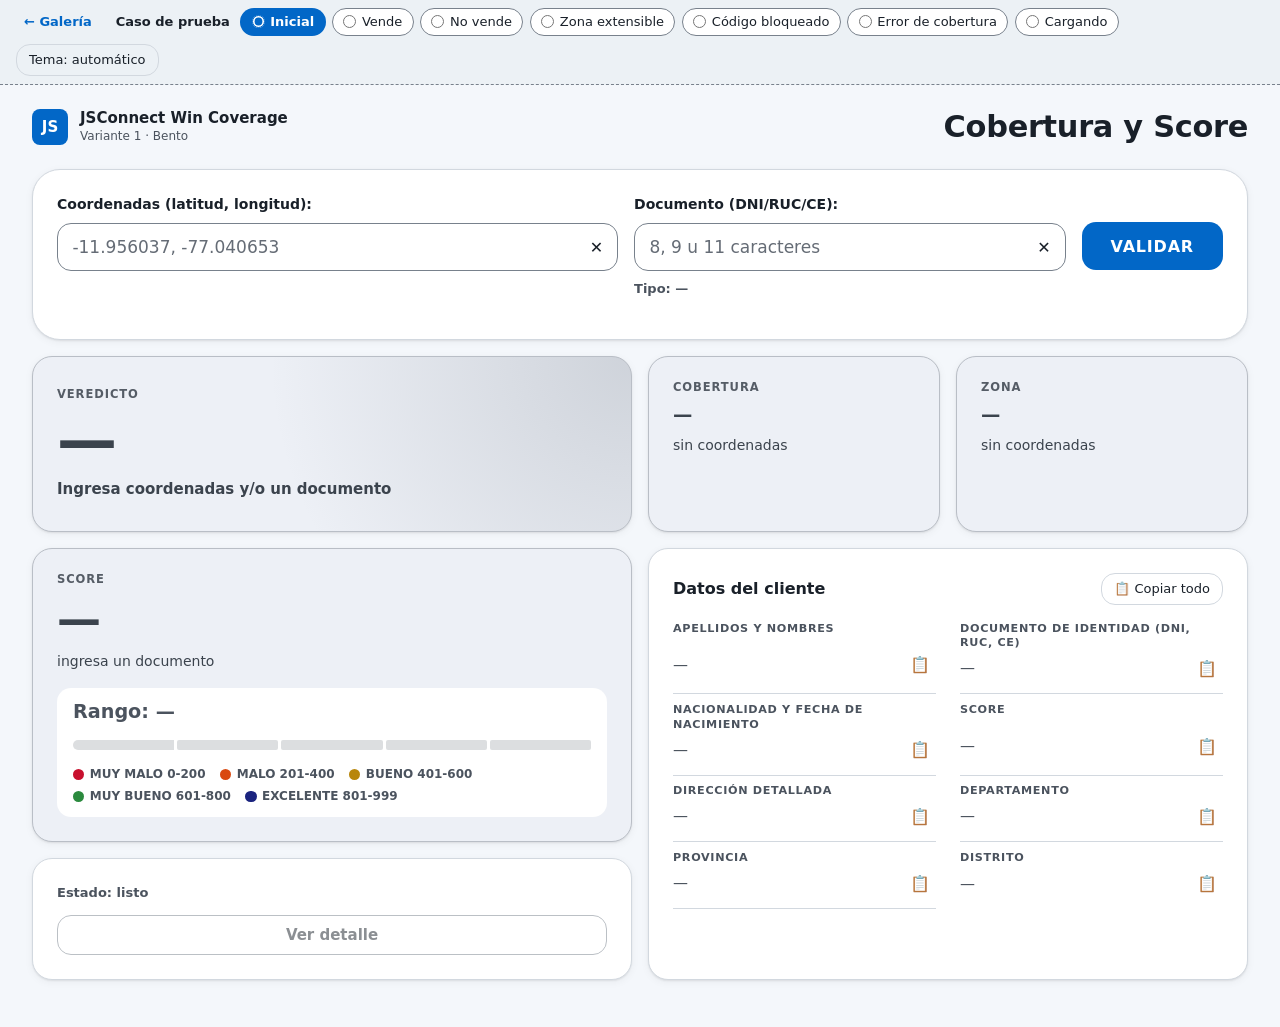
<file: validator_app/web/prototipos/bento/index.html>
<!doctype html>
<html lang="es">
<head>
  <meta charset="utf-8">
  <meta name="viewport" content="width=device-width, initial-scale=1">
  <meta name="color-scheme" content="light dark">
  <title>Bento · JSConnect Win Coverage</title>
  <link rel="stylesheet" href="../comun/tokens.css">
  <link rel="stylesheet" href="../comun/base.css">
  <link rel="stylesheet" href="bento.css">
</head>
<body>
  <div id="barra-prueba"></div>

  <main class="pagina">
    <header class="bento-cabecera">
      <div class="marca">
        <span class="marca__logo" aria-hidden="true">JS</span>
        <div>
          <p class="marca__nombre">JSConnect Win Coverage</p>
          <p class="marca__sub">Variante 1 · Bento</p>
        </div>
      </div>
      <h1 class="titulo">Cobertura y Score</h1>
    </header>

    <form id="formulario" class="formulario bento-formulario" novalidate>
      <div class="campo f-coord">
        <label for="coordenadas">Coordenadas (latitud, longitud):</label>
        <div class="campo__control">
          <input id="coordenadas" name="coordenadas" type="text" inputmode="decimal" autocomplete="off" spellcheck="false" placeholder="-11.956037, -77.040653">
          <button type="button" class="boton boton--icono" data-limpiar="coordenadas" aria-label="Borrar coordenadas">✕</button>
        </div>
        <p class="error" id="error-coordenadas" role="alert" hidden></p>
      </div>
      <div class="campo f-doc">
        <label for="documento">Documento (DNI/RUC/CE):</label>
        <div class="campo__control">
          <input id="documento" name="documento" type="text" autocomplete="off" spellcheck="false" placeholder="8, 9 u 11 caracteres">
          <button type="button" class="boton boton--icono" data-limpiar="documento" aria-label="Borrar documento">✕</button>
        </div>
        <p class="campo__ayuda" data-tipo-documento>Tipo: —</p>
        <p class="error" id="error-documento" role="alert" hidden></p>
      </div>
      <button id="validar" type="submit" class="boton boton--primario boton--grande f-boton">VALIDAR</button>
      <p class="error f-error" id="error-general" role="alert" hidden></p>
    </form>

    <section class="bento" aria-labelledby="h-resultado" data-ocupado>
      <h2 id="h-resultado" class="sr-only">Resultado</h2>

      <section class="bloque bloque--veredicto" data-veredicto data-estilo="secondary" aria-label="Veredicto" style="--i: 0">
        <p class="tarjeta__etiqueta">Veredicto</p>
        <p class="veredicto__texto" data-veredicto-texto>—</p>
        <p class="veredicto__nota" data-veredicto-nota></p>
      </section>

      <article class="bloque tarjeta bloque--cobertura" data-tarjeta="cobertura" data-estilo="secondary" aria-labelledby="t-cobertura" style="--i: 1">
        <h3 id="t-cobertura" class="tarjeta__etiqueta">Cobertura</h3>
        <p class="tarjeta__titulo" data-titulo>—</p>
        <p class="tarjeta__nota" data-nota></p>
      </article>

      <article class="bloque tarjeta bloque--zona" data-tarjeta="zona" data-estilo="secondary" aria-labelledby="t-zona" style="--i: 2">
        <h3 id="t-zona" class="tarjeta__etiqueta">Zona</h3>
        <p class="tarjeta__titulo" data-titulo>—</p>
        <p class="tarjeta__nota" data-nota></p>
      </article>

      <article class="bloque tarjeta bloque--score" data-tarjeta="score" data-estilo="secondary" aria-labelledby="t-score" style="--i: 3">
        <h3 id="t-score" class="tarjeta__etiqueta">Score</h3>
        <p class="tarjeta__titulo" data-titulo>—</p>
        <p class="tarjeta__nota" data-nota></p>
        <button type="button" class="boton boton--primario animable" data-accion="consultar-score" command="show-modal" commandfor="confirmar-score" hidden>Consultar score</button>
        <div class="score__escala">
          <p class="rango" data-rango-linea>Rango: —</p>
          <div class="medidor" data-medidor></div>
          <ul class="leyenda" data-leyenda aria-label="Escala del score"></ul>
        </div>
      </article>

      <section class="bloque bloque--ficha" aria-labelledby="h-ficha" style="--i: 4">
        <div class="ficha__cabecera">
          <h3 id="h-ficha" class="subtitulo">Datos del cliente</h3>
          <span class="copiar">
            <button type="button" class="boton boton--sutil" command="--copy-all" commandfor="ficha-lista">📋 Copiar todo</button>
            <span class="tip" role="status"></span>
          </span>
        </div>
        <dl class="ficha" id="ficha-lista" data-ficha data-ocupado></dl>
      </section>

      <section class="bloque bloque--acciones" aria-label="Acciones" style="--i: 5">
        <p class="estado" role="status" data-estado>Estado: listo</p>
        <p class="aviso animable" data-aviso hidden></p>
        <button type="button" class="boton" data-accion="ver-detalle" command="show-modal" commandfor="detalle" disabled>Ver detalle</button>
      </section>
    </section>
  </main>

  <script src="../comun/datos.js" defer></script>
  <script src="../comun/nucleo.js" defer></script>
  <script src="bento.js" defer></script>
</body>
</html>
</file>
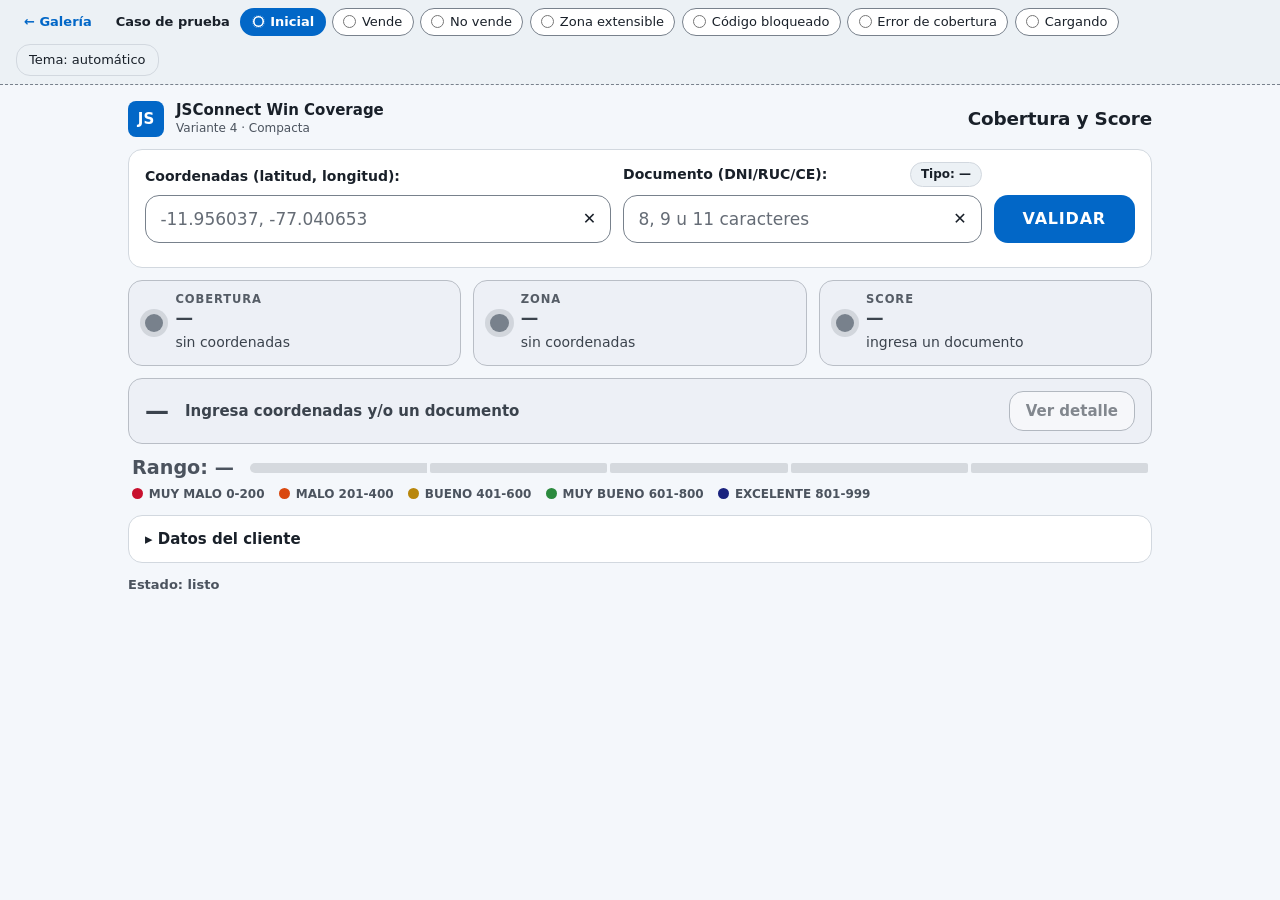
<file: validator_app/web/prototipos/compacta/index.html>
<!doctype html>
<html lang="es">
<head>
  <meta charset="utf-8">
  <meta name="viewport" content="width=device-width, initial-scale=1">
  <meta name="color-scheme" content="light dark">
  <title>Compacta · JSConnect Win Coverage</title>
  <link rel="stylesheet" href="../comun/tokens.css">
  <link rel="stylesheet" href="../comun/base.css">
  <link rel="stylesheet" href="compacta.css">
</head>
<body>
  <div id="barra-prueba"></div>

  <main class="compacta">
    <header class="compacta__cabecera">
      <div class="marca">
        <span class="marca__logo" aria-hidden="true">JS</span>
        <div>
          <p class="marca__nombre">JSConnect Win Coverage</p>
          <p class="marca__sub">Variante 4 · Compacta</p>
        </div>
      </div>
      <h1 class="titulo">Cobertura y Score</h1>
    </header>

    <form id="formulario" class="formulario compacta__formulario" novalidate>
      <div class="campo f-coord">
        <label for="coordenadas">Coordenadas (latitud, longitud):</label>
        <div class="campo__control">
          <input id="coordenadas" name="coordenadas" type="text" inputmode="decimal" autocomplete="off" spellcheck="false" placeholder="-11.956037, -77.040653">
          <button type="button" class="boton boton--icono" data-limpiar="coordenadas" aria-label="Borrar coordenadas">✕</button>
        </div>
        <p class="error" id="error-coordenadas" role="alert" hidden></p>
      </div>
      <div class="campo f-doc">
        <div class="campo__etiqueta">
          <label for="documento">Documento (DNI/RUC/CE):</label>
          <span class="chip" data-tipo-documento>Tipo: —</span>
        </div>
        <div class="campo__control">
          <input id="documento" name="documento" type="text" autocomplete="off" spellcheck="false" placeholder="8, 9 u 11 caracteres">
          <button type="button" class="boton boton--icono" data-limpiar="documento" aria-label="Borrar documento">✕</button>
        </div>
        <p class="error" id="error-documento" role="alert" hidden></p>
      </div>
      <button id="validar" type="submit" class="boton boton--primario boton--grande f-boton">VALIDAR</button>
      <p class="error f-error" id="error-general" role="alert" hidden></p>
    </form>

    <section class="semaforo" aria-label="Resultado" data-ocupado>
      <article class="lampara tarjeta" data-tarjeta="cobertura" data-estilo="secondary" aria-labelledby="t-cobertura">
        <span class="lampara__luz" aria-hidden="true"></span>
        <div class="lampara__texto">
          <h2 id="t-cobertura" class="tarjeta__etiqueta">Cobertura</h2>
          <p class="tarjeta__titulo" data-titulo>—</p>
          <p class="tarjeta__nota" data-nota></p>
        </div>
      </article>
      <article class="lampara tarjeta" data-tarjeta="zona" data-estilo="secondary" aria-labelledby="t-zona">
        <span class="lampara__luz" aria-hidden="true"></span>
        <div class="lampara__texto">
          <h2 id="t-zona" class="tarjeta__etiqueta">Zona</h2>
          <p class="tarjeta__titulo" data-titulo>—</p>
          <p class="tarjeta__nota" data-nota></p>
        </div>
      </article>
      <article class="lampara tarjeta" data-tarjeta="score" data-estilo="secondary" aria-labelledby="t-score">
        <span class="lampara__luz" aria-hidden="true"></span>
        <div class="lampara__texto">
          <h2 id="t-score" class="tarjeta__etiqueta">Score</h2>
          <p class="tarjeta__titulo" data-titulo>—</p>
          <p class="tarjeta__nota" data-nota></p>
          <button type="button" class="boton boton--primario boton--sutil animable" data-accion="consultar-score" command="show-modal" commandfor="confirmar-score" hidden>Consultar score</button>
        </div>
      </article>
    </section>

    <section class="banda" data-veredicto data-estilo="secondary" aria-label="Veredicto" data-ocupado>
      <p class="banda__texto" data-veredicto-texto>—</p>
      <p class="banda__nota" data-veredicto-nota></p>
      <button type="button" class="boton" data-accion="ver-detalle" command="show-modal" commandfor="detalle" disabled>Ver detalle</button>
    </section>

    <section class="escala" aria-label="Rango del score">
      <p class="rango" data-rango-linea>Rango: —</p>
      <div class="medidor" data-medidor></div>
      <ul class="leyenda" data-leyenda aria-label="Escala del score"></ul>
    </section>

    <details class="desplegable">
      <summary>Datos del cliente</summary>
      <div class="desplegable__contenido">
        <span class="copiar copiar--fin">
          <button type="button" class="boton boton--sutil" command="--copy-all" commandfor="ficha-lista">📋 Copiar todo</button>
          <span class="tip" role="status"></span>
        </span>
        <dl class="ficha" id="ficha-lista" data-ficha data-ocupado></dl>
      </div>
    </details>

    <p class="estado" role="status" data-estado>Estado: listo</p>
    <p class="aviso animable" data-aviso hidden></p>
  </main>

  <script src="../comun/datos.js" defer></script>
  <script src="../comun/nucleo.js" defer></script>
  <script src="compacta.js" defer></script>
</body>
</html>
</file>
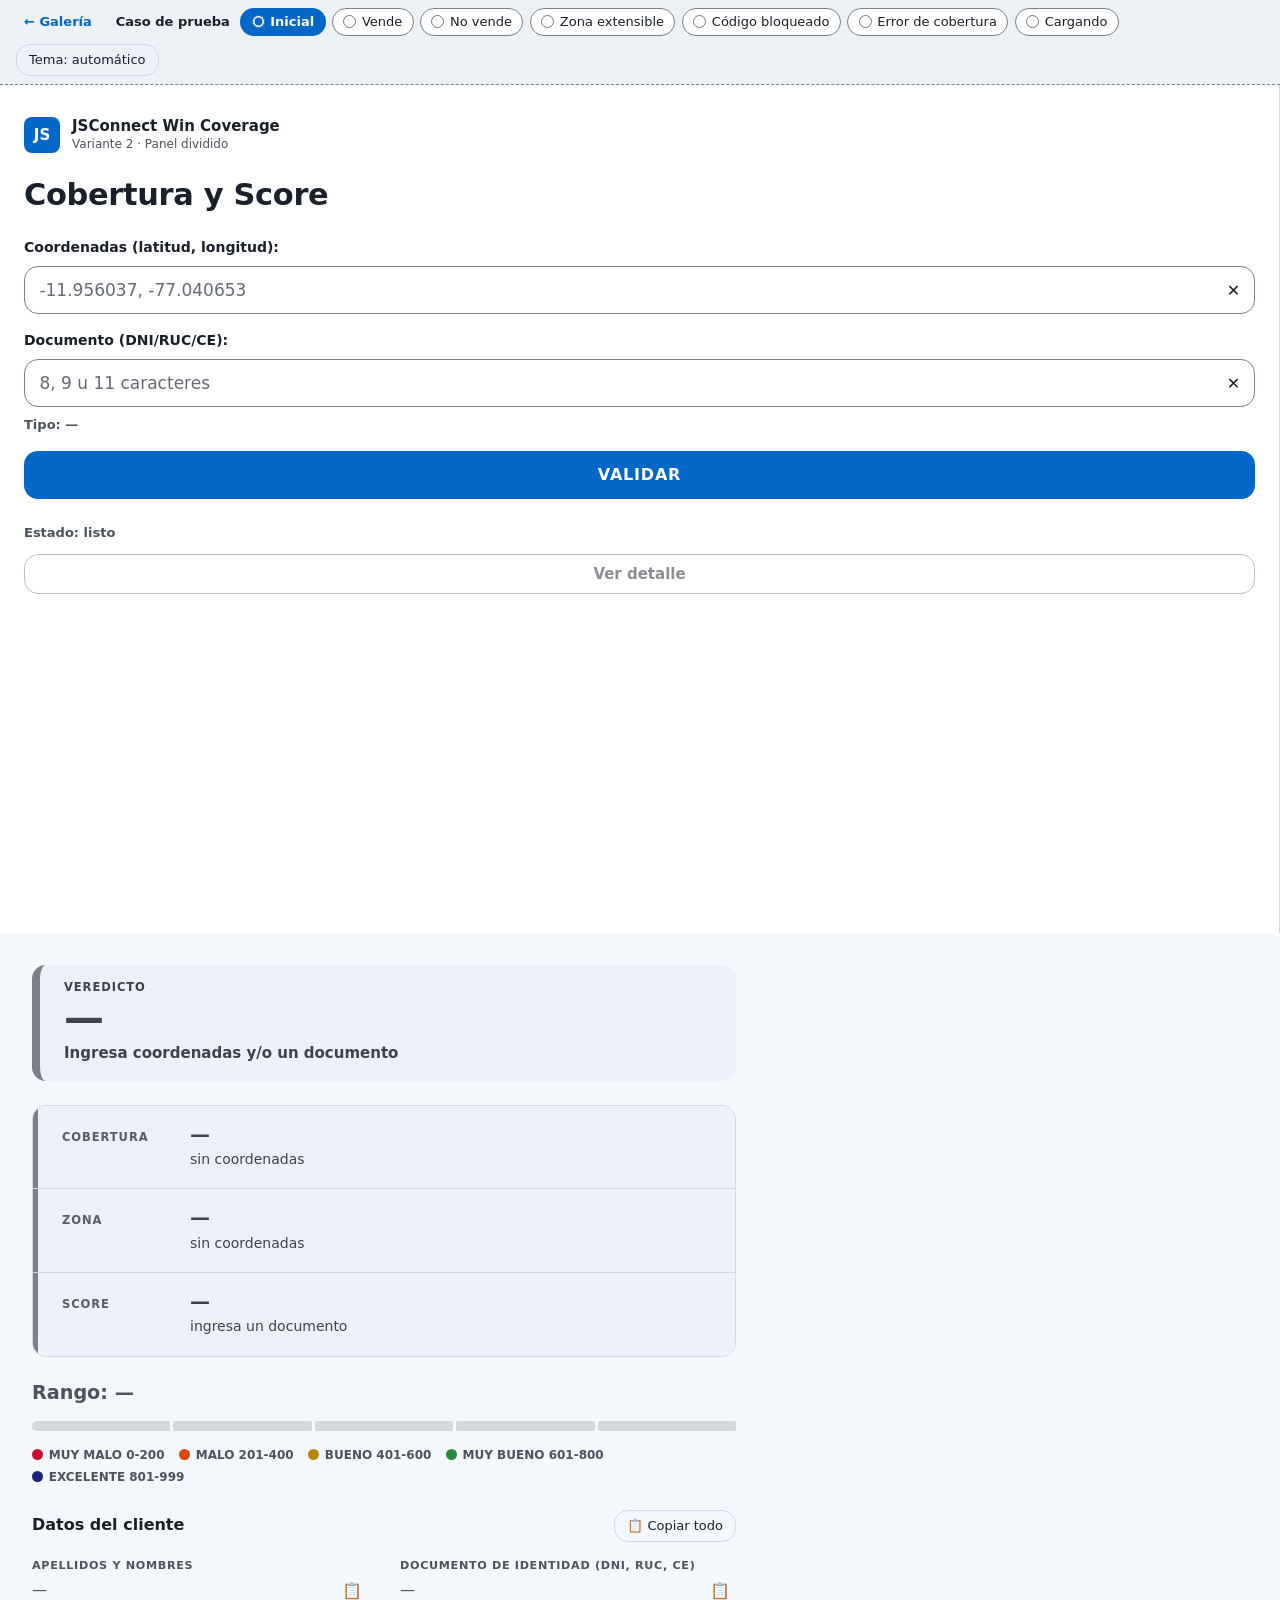
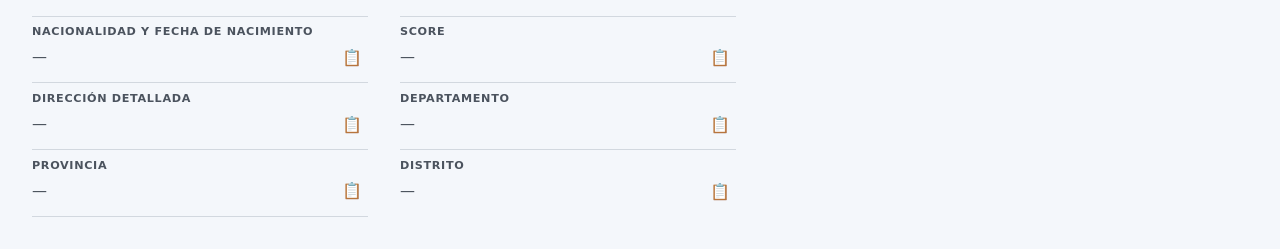
<file: validator_app/web/prototipos/panel/index.html>
<!doctype html>
<html lang="es">
<head>
  <meta charset="utf-8">
  <meta name="viewport" content="width=device-width, initial-scale=1">
  <meta name="color-scheme" content="light dark">
  <title>Panel dividido · JSConnect Win Coverage</title>
  <link rel="stylesheet" href="../comun/tokens.css">
  <link rel="stylesheet" href="../comun/base.css">
  <link rel="stylesheet" href="panel.css">
</head>
<body>
  <div id="barra-prueba"></div>

  <main class="panel">
    <section class="panel__entrada" aria-labelledby="h-entrada">
      <div class="marca">
        <span class="marca__logo" aria-hidden="true">JS</span>
        <div>
          <p class="marca__nombre">JSConnect Win Coverage</p>
          <p class="marca__sub">Variante 2 · Panel dividido</p>
        </div>
      </div>

      <h1 id="h-entrada" class="titulo">Cobertura y Score</h1>

      <form id="formulario" class="formulario" novalidate>
        <div class="campo">
          <label for="coordenadas">Coordenadas (latitud, longitud):</label>
          <div class="campo__control">
            <input id="coordenadas" name="coordenadas" type="text" inputmode="decimal" autocomplete="off" spellcheck="false" placeholder="-11.956037, -77.040653">
            <button type="button" class="boton boton--icono" data-limpiar="coordenadas" aria-label="Borrar coordenadas">✕</button>
          </div>
          <p class="error" id="error-coordenadas" role="alert" hidden></p>
        </div>
        <div class="campo">
          <label for="documento">Documento (DNI/RUC/CE):</label>
          <div class="campo__control">
            <input id="documento" name="documento" type="text" autocomplete="off" spellcheck="false" placeholder="8, 9 u 11 caracteres">
            <button type="button" class="boton boton--icono" data-limpiar="documento" aria-label="Borrar documento">✕</button>
          </div>
          <p class="campo__ayuda" data-tipo-documento>Tipo: —</p>
          <p class="error" id="error-documento" role="alert" hidden></p>
        </div>
        <p class="error" id="error-general" role="alert" hidden></p>
        <button id="validar" type="submit" class="boton boton--primario boton--grande">VALIDAR</button>
      </form>

      <div class="panel__estado">
        <p class="estado" role="status" data-estado>Estado: listo</p>
        <p class="aviso animable" data-aviso hidden></p>
        <button type="button" class="boton" data-accion="ver-detalle" command="show-modal" commandfor="detalle" disabled>Ver detalle</button>
      </div>
    </section>

    <section class="panel__resultado" aria-labelledby="h-resultado" data-ocupado>
      <h2 id="h-resultado" class="sr-only">Resultado</h2>

      <div class="veredicto" data-veredicto data-estilo="secondary">
        <p class="veredicto__etiqueta">Veredicto</p>
        <p class="veredicto__texto" data-veredicto-texto>—</p>
        <p class="veredicto__nota" data-veredicto-nota></p>
      </div>

      <ul class="lista" aria-label="Cobertura, zona y score">
        <li>
          <article class="tarjeta fila" data-tarjeta="cobertura" data-estilo="secondary" aria-labelledby="t-cobertura">
            <h3 id="t-cobertura" class="tarjeta__etiqueta">Cobertura</h3>
            <p class="tarjeta__titulo" data-titulo>—</p>
            <p class="tarjeta__nota" data-nota></p>
          </article>
        </li>
        <li>
          <article class="tarjeta fila" data-tarjeta="zona" data-estilo="secondary" aria-labelledby="t-zona">
            <h3 id="t-zona" class="tarjeta__etiqueta">Zona</h3>
            <p class="tarjeta__titulo" data-titulo>—</p>
            <p class="tarjeta__nota" data-nota></p>
          </article>
        </li>
        <li>
          <article class="tarjeta fila" data-tarjeta="score" data-estilo="secondary" aria-labelledby="t-score">
            <h3 id="t-score" class="tarjeta__etiqueta">Score</h3>
            <p class="tarjeta__titulo" data-titulo>—</p>
            <p class="tarjeta__nota" data-nota></p>
            <button type="button" class="boton boton--primario animable fila__accion" data-accion="consultar-score" command="show-modal" commandfor="confirmar-score" hidden>Consultar score</button>
          </article>
        </li>
      </ul>

      <section class="escala" aria-label="Rango del score">
        <p class="rango" data-rango-linea>Rango: —</p>
        <div class="medidor" data-medidor></div>
        <ul class="leyenda" data-leyenda aria-label="Escala del score"></ul>
      </section>

      <section class="datos" aria-labelledby="h-ficha">
        <div class="datos__cabecera">
          <h3 id="h-ficha" class="subtitulo">Datos del cliente</h3>
          <span class="copiar">
            <button type="button" class="boton boton--sutil" command="--copy-all" commandfor="ficha-lista">📋 Copiar todo</button>
            <span class="tip" role="status"></span>
          </span>
        </div>
        <dl class="ficha" id="ficha-lista" data-ficha data-ocupado></dl>
      </section>
    </section>
  </main>

  <script src="../comun/datos.js" defer></script>
  <script src="../comun/nucleo.js" defer></script>
  <script src="panel.js" defer></script>
</body>
</html>
</file>
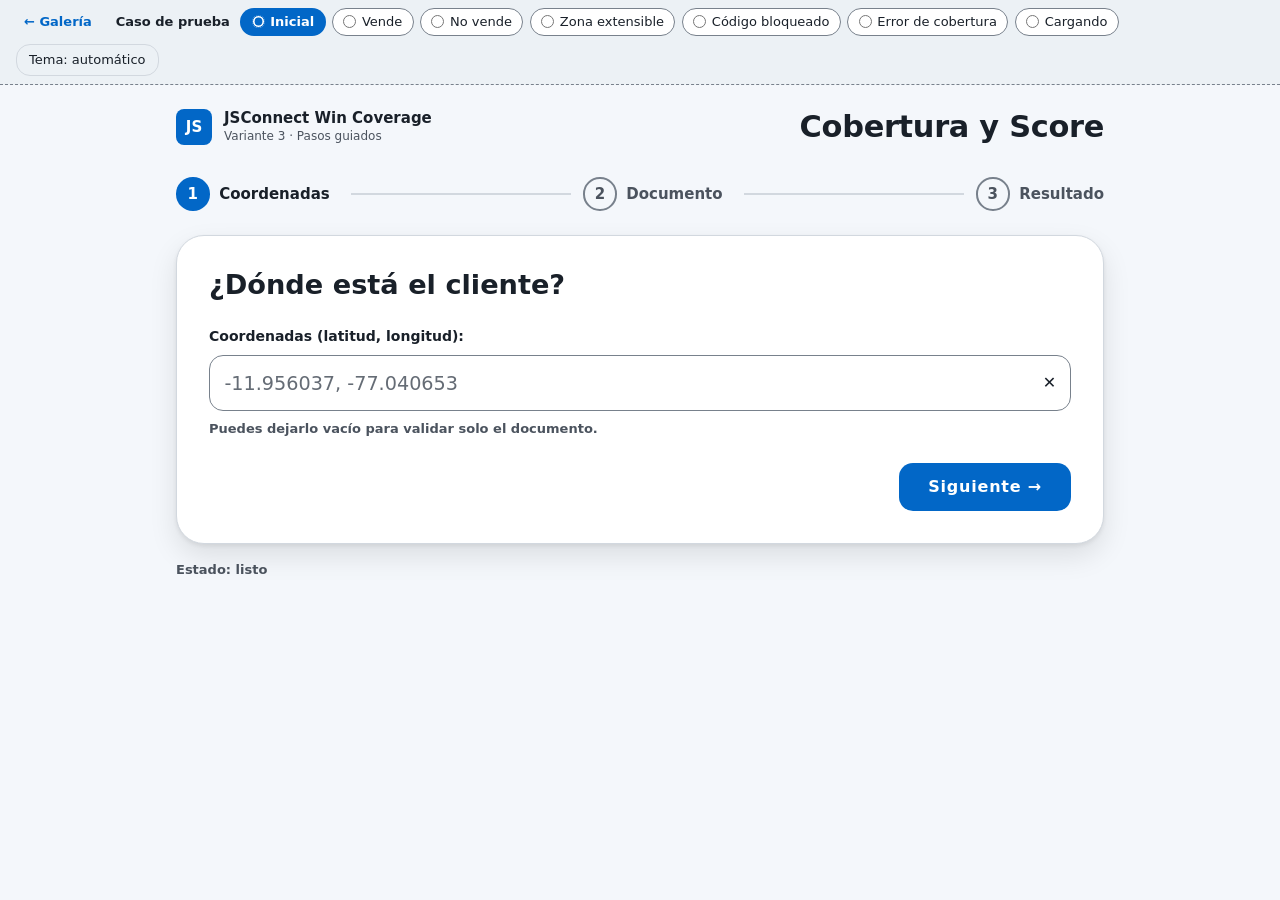
<file: validator_app/web/prototipos/pasos/index.html>
<!doctype html>
<html lang="es">
<head>
  <meta charset="utf-8">
  <meta name="viewport" content="width=device-width, initial-scale=1">
  <meta name="color-scheme" content="light dark">
  <title>Pasos · JSConnect Win Coverage</title>
  <link rel="stylesheet" href="../comun/tokens.css">
  <link rel="stylesheet" href="../comun/base.css">
  <link rel="stylesheet" href="pasos.css">
</head>
<body>
  <div id="barra-prueba"></div>

  <main class="pasos">
    <header class="pasos__cabecera">
      <div class="marca">
        <span class="marca__logo" aria-hidden="true">JS</span>
        <div>
          <p class="marca__nombre">JSConnect Win Coverage</p>
          <p class="marca__sub">Variante 3 · Pasos guiados</p>
        </div>
      </div>
      <h1 class="titulo">Cobertura y Score</h1>
    </header>

    <ol class="indicador" aria-label="Pasos de la validación">
      <li data-indicador="1" data-avance="actual" aria-current="step"><span class="indicador__num">1</span><span class="indicador__texto">Coordenadas</span></li>
      <li data-indicador="2" data-avance="pendiente"><span class="indicador__num">2</span><span class="indicador__texto">Documento</span></li>
      <li data-indicador="3" data-avance="pendiente"><span class="indicador__num">3</span><span class="indicador__texto">Resultado</span></li>
    </ol>

    <div class="paso-contenedor">
      <form id="formulario" class="formulario" novalidate>
        <section class="paso" data-paso="1" aria-labelledby="h-paso-1">
          <h2 id="h-paso-1" class="paso__titulo" tabindex="-1">¿Dónde está el cliente?</h2>
          <div class="campo">
            <label for="coordenadas">Coordenadas (latitud, longitud):</label>
            <div class="campo__control">
              <input id="coordenadas" name="coordenadas" type="text" inputmode="decimal" autocomplete="off" spellcheck="false" placeholder="-11.956037, -77.040653">
              <button type="button" class="boton boton--icono" data-limpiar="coordenadas" aria-label="Borrar coordenadas">✕</button>
            </div>
            <p class="campo__ayuda">Puedes dejarlo vacío para validar solo el documento.</p>
            <p class="error" id="error-coordenadas" role="alert" hidden></p>
          </div>
          <div class="paso__acciones">
            <button type="button" class="boton boton--primario boton--grande" data-ir="2">Siguiente →</button>
          </div>
        </section>

        <section class="paso" data-paso="2" aria-labelledby="h-paso-2" hidden>
          <h2 id="h-paso-2" class="paso__titulo" tabindex="-1">¿Quién es el cliente?</h2>
          <div class="campo">
            <label for="documento">Documento (DNI/RUC/CE):</label>
            <div class="campo__control">
              <input id="documento" name="documento" type="text" autocomplete="off" spellcheck="false" placeholder="8, 9 u 11 caracteres">
              <button type="button" class="boton boton--icono" data-limpiar="documento" aria-label="Borrar documento">✕</button>
            </div>
            <p class="campo__ayuda" data-tipo-documento>Tipo: —</p>
            <p class="error" id="error-documento" role="alert" hidden></p>
          </div>
          <p class="error" id="error-general" role="alert" hidden></p>
          <div class="paso__acciones">
            <button type="button" class="boton" data-ir="1">← Atrás</button>
            <button id="validar" type="submit" class="boton boton--primario boton--grande">VALIDAR</button>
          </div>
        </section>
      </form>

      <section class="paso paso--resultado" data-paso="3" aria-labelledby="h-paso-3" data-ocupado hidden>
        <h2 id="h-paso-3" class="paso__titulo" tabindex="-1">Resultado</h2>

        <div class="veredicto" data-veredicto data-estilo="secondary">
          <p class="veredicto__etiqueta">Veredicto</p>
          <p class="veredicto__texto" data-veredicto-texto>—</p>
          <p class="veredicto__nota" data-veredicto-nota></p>
        </div>

        <div class="resultado-grid">
          <article class="tarjeta" data-tarjeta="cobertura" data-estilo="secondary" aria-labelledby="t-cobertura">
            <h3 id="t-cobertura" class="tarjeta__etiqueta">Cobertura</h3>
            <p class="tarjeta__titulo" data-titulo>—</p>
            <p class="tarjeta__nota" data-nota></p>
          </article>
          <article class="tarjeta" data-tarjeta="zona" data-estilo="secondary" aria-labelledby="t-zona">
            <h3 id="t-zona" class="tarjeta__etiqueta">Zona</h3>
            <p class="tarjeta__titulo" data-titulo>—</p>
            <p class="tarjeta__nota" data-nota></p>
          </article>
          <article class="tarjeta" data-tarjeta="score" data-estilo="secondary" aria-labelledby="t-score">
            <h3 id="t-score" class="tarjeta__etiqueta">Score</h3>
            <p class="tarjeta__titulo" data-titulo>—</p>
            <p class="tarjeta__nota" data-nota></p>
            <button type="button" class="boton boton--primario animable" data-accion="consultar-score" command="show-modal" commandfor="confirmar-score" hidden>Consultar score</button>
          </article>
        </div>

        <section class="escala" aria-label="Rango del score">
          <p class="rango" data-rango-linea>Rango: —</p>
          <div class="medidor" data-medidor></div>
          <ul class="leyenda" data-leyenda aria-label="Escala del score"></ul>
        </section>

        <section class="datos" aria-labelledby="h-ficha">
          <div class="datos__cabecera">
            <h3 id="h-ficha" class="subtitulo">Datos del cliente</h3>
            <span class="copiar">
              <button type="button" class="boton boton--sutil" command="--copy-all" commandfor="ficha-lista">📋 Copiar todo</button>
              <span class="tip" role="status"></span>
            </span>
          </div>
          <dl class="ficha" id="ficha-lista" data-ficha data-ocupado></dl>
        </section>

        <div class="paso__acciones">
          <button type="button" class="boton" data-accion="ver-detalle" command="show-modal" commandfor="detalle" disabled>Ver detalle</button>
          <button type="button" class="boton boton--primario" data-nueva>Nueva consulta</button>
        </div>
      </section>
    </div>

    <p class="estado" role="status" data-estado>Estado: listo</p>
    <p class="aviso animable" data-aviso hidden></p>
  </main>

  <script src="../comun/datos.js" defer></script>
  <script src="../comun/nucleo.js" defer></script>
  <script src="pasos.js" defer></script>
</body>
</html>
</file>
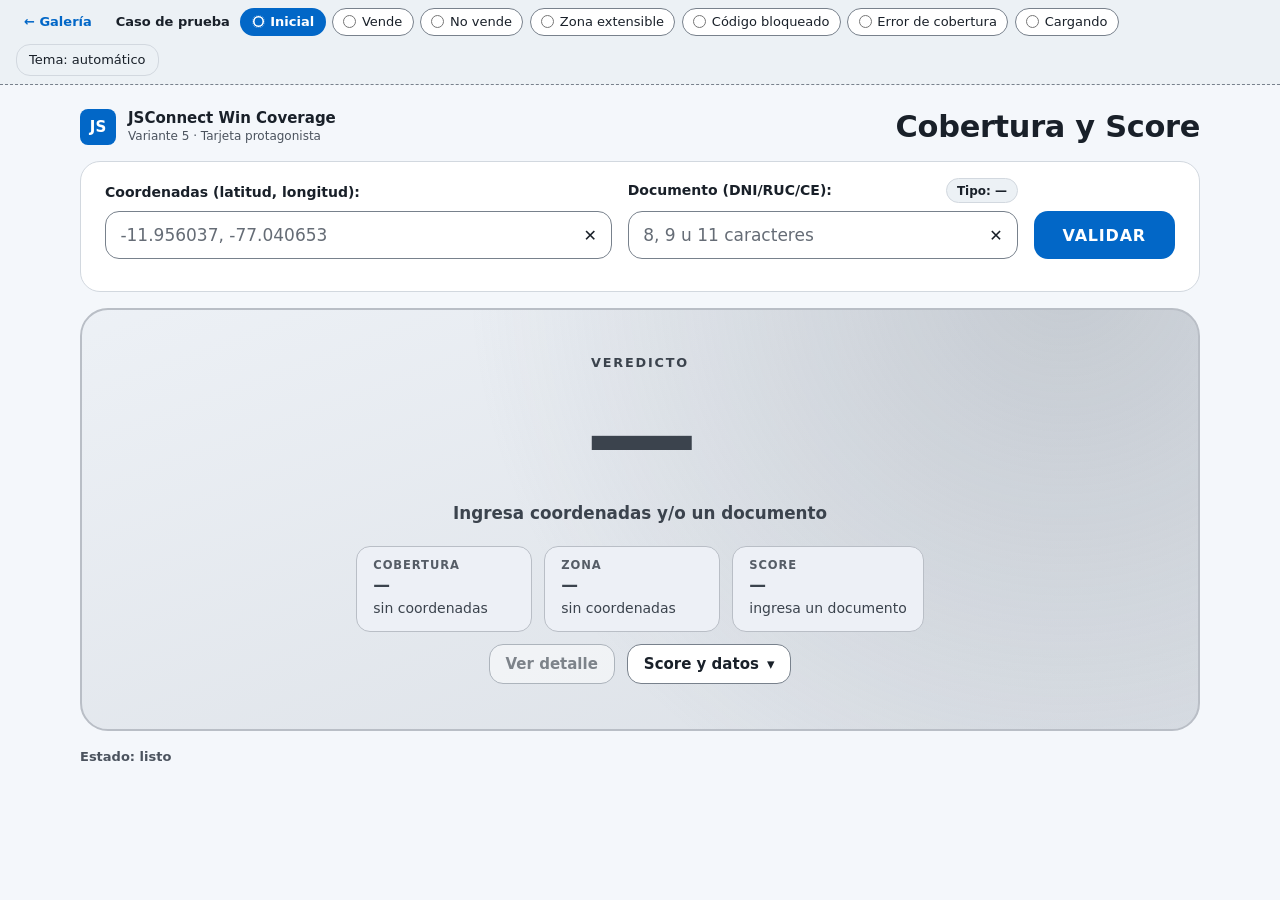
<file: validator_app/web/prototipos/protagonista/index.html>
<!doctype html>
<html lang="es">
<head>
  <meta charset="utf-8">
  <meta name="viewport" content="width=device-width, initial-scale=1">
  <meta name="color-scheme" content="light dark">
  <title>Protagonista · JSConnect Win Coverage</title>
  <link rel="stylesheet" href="../comun/tokens.css">
  <link rel="stylesheet" href="../comun/base.css">
  <link rel="stylesheet" href="protagonista.css">
</head>
<body>
  <div id="barra-prueba"></div>

  <main class="escena">
    <header class="escena__cabecera">
      <div class="marca">
        <span class="marca__logo" aria-hidden="true">JS</span>
        <div>
          <p class="marca__nombre">JSConnect Win Coverage</p>
          <p class="marca__sub">Variante 5 · Tarjeta protagonista</p>
        </div>
      </div>
      <h1 class="titulo">Cobertura y Score</h1>
    </header>

    <form id="formulario" class="formulario escena__formulario" novalidate>
      <div class="campo f-coord">
        <label for="coordenadas">Coordenadas (latitud, longitud):</label>
        <div class="campo__control">
          <input id="coordenadas" name="coordenadas" type="text" inputmode="decimal" autocomplete="off" spellcheck="false" placeholder="-11.956037, -77.040653">
          <button type="button" class="boton boton--icono" data-limpiar="coordenadas" aria-label="Borrar coordenadas">✕</button>
        </div>
        <p class="error" id="error-coordenadas" role="alert" hidden></p>
      </div>
      <div class="campo f-doc">
        <div class="campo__etiqueta">
          <label for="documento">Documento (DNI/RUC/CE):</label>
          <span class="chip" data-tipo-documento>Tipo: —</span>
        </div>
        <div class="campo__control">
          <input id="documento" name="documento" type="text" autocomplete="off" spellcheck="false" placeholder="8, 9 u 11 caracteres">
          <button type="button" class="boton boton--icono" data-limpiar="documento" aria-label="Borrar documento">✕</button>
        </div>
        <p class="error" id="error-documento" role="alert" hidden></p>
      </div>
      <button id="validar" type="submit" class="boton boton--primario boton--grande f-boton">VALIDAR</button>
      <p class="error f-error" id="error-general" role="alert" hidden></p>
    </form>

    <section class="heroe" data-veredicto data-estilo="secondary" data-expandido="false" aria-label="Veredicto" data-ocupado>
      <p class="heroe__etiqueta">Veredicto</p>
      <p class="heroe__texto" data-veredicto-texto>—</p>
      <p class="heroe__nota" data-veredicto-nota></p>

      <ul class="heroe__chips" aria-label="Cobertura, zona y score">
        <li>
          <article class="tarjeta chipcard" data-tarjeta="cobertura" data-estilo="secondary" aria-labelledby="t-cobertura">
            <h2 id="t-cobertura" class="tarjeta__etiqueta">Cobertura</h2>
            <p class="tarjeta__titulo" data-titulo>—</p>
            <p class="tarjeta__nota" data-nota></p>
          </article>
        </li>
        <li>
          <article class="tarjeta chipcard" data-tarjeta="zona" data-estilo="secondary" aria-labelledby="t-zona">
            <h2 id="t-zona" class="tarjeta__etiqueta">Zona</h2>
            <p class="tarjeta__titulo" data-titulo>—</p>
            <p class="tarjeta__nota" data-nota></p>
          </article>
        </li>
        <li>
          <article class="tarjeta chipcard" data-tarjeta="score" data-estilo="secondary" aria-labelledby="t-score">
            <h2 id="t-score" class="tarjeta__etiqueta">Score</h2>
            <p class="tarjeta__titulo" data-titulo>—</p>
            <p class="tarjeta__nota" data-nota></p>
          </article>
        </li>
      </ul>

      <div class="heroe__acciones">
        <button type="button" class="boton boton--primario animable" data-accion="consultar-score" command="show-modal" commandfor="confirmar-score" hidden>Consultar score</button>
        <button type="button" class="boton" data-accion="ver-detalle" command="show-modal" commandfor="detalle" disabled>Ver detalle</button>
        <button type="button" class="boton boton--expandir" data-expandir aria-expanded="false" aria-controls="detalle-panel">
          <span>Score y datos</span><span class="boton__flecha" aria-hidden="true">▾</span>
        </button>
      </div>
    </section>

    <section id="detalle-panel" class="detalle" aria-label="Score y datos del cliente" hidden>
      <article class="detalle__score" data-ocupado>
        <h2 class="subtitulo">Score</h2>
        <p class="detalle__numero" data-valor-score>—</p>
        <p class="rango" data-rango-linea>Rango: —</p>
        <div class="medidor" data-medidor></div>
        <ul class="leyenda" data-leyenda aria-label="Escala del score"></ul>
      </article>

      <article class="detalle__ficha" aria-labelledby="h-ficha">
        <div class="detalle__cabecera">
          <h2 id="h-ficha" class="subtitulo">Datos del cliente</h2>
          <span class="copiar">
            <button type="button" class="boton boton--sutil" command="--copy-all" commandfor="ficha-lista">📋 Copiar todo</button>
            <span class="tip" role="status"></span>
          </span>
        </div>
        <dl class="ficha" id="ficha-lista" data-ficha data-ocupado></dl>
      </article>
    </section>

    <p class="estado" role="status" data-estado>Estado: listo</p>
    <p class="aviso animable" data-aviso hidden></p>
  </main>

  <script src="../comun/datos.js" defer></script>
  <script src="../comun/nucleo.js" defer></script>
  <script src="protagonista.js" defer></script>
</body>
</html>
</file>
<file: validator_app/web/prototipos/comun/tokens.css>
/* Tokens de diseño de los prototipos. Claro/oscuro con light-dark(); solo Chromium/WebView2 reciente. */

:root {
  color-scheme: light dark;

  /* tipografía */
  --fuente: "Segoe UI Variable Text", "Segoe UI", system-ui, -apple-system, sans-serif;
  --fuente-titulo: "Segoe UI Variable Display", "Segoe UI", system-ui, -apple-system, sans-serif;
  --fuente-mono: "Cascadia Mono", Consolas, ui-monospace, monospace;

  /* espacios y formas */
  --sp-1: 0.25rem;
  --sp-2: 0.5rem;
  --sp-3: 0.75rem;
  --sp-4: 1rem;
  --sp-5: 1.5rem;
  --sp-6: 2rem;
  --sp-7: 3rem;
  --r-s: 0.5rem;
  --r-m: 0.875rem;
  --r-l: 1.25rem;
  --r-xl: 1.75rem;

  /* movimiento */
  --dur-corta: 160ms;
  --dur-media: 320ms;
  --dur-larga: 520ms;
  --ease-salida: cubic-bezier(0.2, 0.8, 0.2, 1);
  --ease-suave: cubic-bezier(0.45, 0, 0.2, 1);

  /* superficies y texto */
  --fondo: light-dark(oklch(97.5% 0.006 250), oklch(19% 0.012 255));
  --superficie: light-dark(oklch(100% 0 0), oklch(24% 0.014 255));
  --superficie-2: light-dark(oklch(95.5% 0.008 250), oklch(28% 0.016 255));
  --borde: light-dark(oklch(88% 0.012 255), oklch(36% 0.016 255));
  --borde-control: light-dark(oklch(60% 0.02 255), oklch(64% 0.02 255));
  --texto: light-dark(oklch(24% 0.02 255), oklch(94% 0.008 255));
  --texto-suave: light-dark(oklch(44% 0.02 255), oklch(76% 0.015 255));
  --foco: light-dark(oklch(52% 0.17 255), oklch(78% 0.13 255));
  --esqueleto: light-dark(oklch(91% 0.01 255), oklch(33% 0.016 255));
  --esqueleto-brillo: light-dark(oklch(96% 0.008 255), oklch(40% 0.018 255));
  --sombra-1: 0 1px 2px light-dark(oklch(0% 0 0 / 0.08), oklch(0% 0 0 / 0.4)),
    0 2px 8px light-dark(oklch(0% 0 0 / 0.05), oklch(0% 0 0 / 0.25));
  --sombra-2: 0 2px 4px light-dark(oklch(0% 0 0 / 0.07), oklch(0% 0 0 / 0.4)),
    0 12px 28px light-dark(oklch(0% 0 0 / 0.1), oklch(0% 0 0 / 0.45));
  --sombra-3: 0 8px 20px light-dark(oklch(0% 0 0 / 0.15), oklch(0% 0 0 / 0.5)),
    0 32px 64px light-dark(oklch(0% 0 0 / 0.18), oklch(0% 0 0 / 0.55));
  --velo: light-dark(oklch(20% 0.02 255 / 0.45), oklch(5% 0.01 255 / 0.65));

  /* marca */
  --marca: light-dark(oklch(52% 0.17 255), oklch(75% 0.13 255));
  --marca-suave: light-dark(oklch(94% 0.03 255), oklch(31% 0.06 255));
  --sobre-marca: light-dark(oklch(100% 0 0), oklch(20% 0.05 255));

  /* tonos (estilos de las tarjetas de la app): fondo, texto, borde y relleno fuerte */
  --success-bg: light-dark(oklch(95% 0.05 150), oklch(30% 0.06 150));
  --success-fg: light-dark(oklch(34% 0.09 150), oklch(90% 0.09 150));
  --success-borde: light-dark(oklch(75% 0.12 150), oklch(55% 0.12 150));
  --success-fuerte: light-dark(oklch(52% 0.14 150), oklch(68% 0.16 150));

  --warning-bg: light-dark(oklch(95% 0.07 90), oklch(31% 0.06 80));
  --warning-fg: light-dark(oklch(38% 0.09 70), oklch(91% 0.1 90));
  --warning-borde: light-dark(oklch(78% 0.14 85), oklch(62% 0.12 80));
  --warning-fuerte: light-dark(oklch(72% 0.16 80), oklch(80% 0.15 85));

  --danger-bg: light-dark(oklch(95% 0.03 20), oklch(30% 0.08 25));
  --danger-fg: light-dark(oklch(38% 0.15 25), oklch(90% 0.07 25));
  --danger-borde: light-dark(oklch(75% 0.12 25), oklch(58% 0.16 27));
  --danger-fuerte: light-dark(oklch(52% 0.2 27), oklch(68% 0.19 27));

  --info-bg: light-dark(oklch(95% 0.03 240), oklch(30% 0.06 245));
  --info-fg: light-dark(oklch(36% 0.1 245), oklch(90% 0.06 240));
  --info-borde: light-dark(oklch(76% 0.09 240), oklch(58% 0.12 245));
  --info-fuerte: light-dark(oklch(52% 0.15 250), oklch(70% 0.13 245));

  --secondary-bg: light-dark(oklch(95.5% 0.008 255), oklch(29% 0.014 255));
  --secondary-fg: light-dark(oklch(38% 0.02 255), oklch(86% 0.01 255));
  --secondary-borde: light-dark(oklch(80% 0.012 255), oklch(48% 0.016 255));
  --secondary-fuerte: light-dark(oklch(60% 0.02 255), oklch(68% 0.02 255));

  /* escala del score: los valores claros son los de la tabla comercial de la app */
  --score-1: light-dark(#c8102e, oklch(70% 0.19 22));
  --score-2: light-dark(#d9480f, oklch(72% 0.17 45));
  --score-3: light-dark(#b8860b, oklch(78% 0.14 85));
  --score-4: light-dark(#2b8a3e, oklch(74% 0.17 150));
  --score-5: light-dark(#1a237e, oklch(72% 0.14 275));
  --score-inactivo: light-dark(#9aa0a6, oklch(55% 0.01 255));
}

@media (forced-colors: active) {
  :root {
    --borde: CanvasText;
    --borde-control: CanvasText;
    --foco: Highlight;
    --success-borde: CanvasText;
    --warning-borde: CanvasText;
    --danger-borde: CanvasText;
    --info-borde: CanvasText;
    --secondary-borde: CanvasText;
  }
}
</file>
<file: validator_app/web/prototipos/comun/base.css>
/* Base compartida por las variantes: reinicio, controles, tarjetas, ficha, medidor y diálogos. */

@property --pos {
  syntax: "<percentage>";
  inherits: true;
  initial-value: 0%;
}

@layer base {
  *,
  *::before,
  *::after {
    box-sizing: border-box;
  }

  html {
    accent-color: var(--marca);
    scrollbar-color: var(--borde-control) transparent;
    -webkit-text-size-adjust: 100%;
  }

  body {
    margin: 0;
    min-block-size: 100dvb;
    background: var(--fondo);
    color: var(--texto);
    font: 400 0.9375rem/1.5 var(--fuente);
  }

  h1,
  h2,
  h3,
  p,
  dl,
  dd,
  ul,
  ol {
    margin: 0;
  }

  ul,
  ol {
    padding: 0;
    list-style: none;
  }

  :focus-visible {
    outline: 3px solid var(--foco);
    outline-offset: 2px;
  }

  [hidden]:not(.animable) {
    display: none !important;
  }

  .sr-only {
    position: absolute;
    inline-size: 1px;
    block-size: 1px;
    margin: -1px;
    padding: 0;
    overflow: clip;
    clip-path: inset(50%);
    white-space: nowrap;
  }

  /* ---- estructura de página ---- */

  .pagina {
    inline-size: min(100% - 2rem, 76rem);
    margin-inline: auto;
    padding-block: var(--sp-5) var(--sp-7);
  }

  .marca {
    display: flex;
    align-items: center;
    gap: var(--sp-3);
  }

  .marca__logo {
    display: grid;
    place-items: center;
    inline-size: 2.25rem;
    block-size: 2.25rem;
    border-radius: var(--r-s);
    background: var(--marca);
    color: var(--sobre-marca);
    font: 800 0.9375rem var(--fuente-titulo);
  }

  .marca__nombre {
    font: 700 0.9375rem/1.2 var(--fuente-titulo);
  }

  .marca__sub {
    color: var(--texto-suave);
    font-size: 0.75rem;
  }

  .titulo {
    font: 700 clamp(1.4rem, 1.1rem + 1vw, 1.9rem) / 1.2 var(--fuente-titulo);
    letter-spacing: -0.01em;
  }

  .subtitulo {
    font: 700 1rem/1.3 var(--fuente-titulo);
  }

  .chip {
    display: inline-flex;
    align-items: center;
    padding: 0.15rem 0.6rem;
    border: 1px solid var(--borde);
    border-radius: 999px;
    background: var(--superficie-2);
    font-size: 0.75rem;
    font-weight: 700;
  }

  /* ---- botones ---- */

  .boton {
    --b-bg: var(--superficie);
    --b-fg: var(--texto);
    --b-borde: var(--borde-control);
    display: inline-flex;
    align-items: center;
    justify-content: center;
    gap: var(--sp-2);
    min-block-size: 2.5rem;
    min-inline-size: 2.5rem;
    padding: 0.5rem 1rem;
    border: 1.5px solid var(--b-borde);
    border-radius: var(--r-m);
    background: var(--b-bg);
    color: var(--b-fg);
    font: 600 0.9375rem/1.2 var(--fuente);
    cursor: pointer;
    transition:
      background-color var(--dur-corta),
      border-color var(--dur-corta),
      color var(--dur-corta),
      translate var(--dur-corta);
  }

  .boton:hover:not(:disabled) {
    --b-bg: var(--superficie-2);
  }

  .boton:disabled {
    opacity: 0.5;
    cursor: not-allowed;
  }

  @media (prefers-reduced-motion: no-preference) {
    .boton:active:not(:disabled) {
      translate: 0 1px;
    }
  }

  .boton--primario {
    --b-bg: var(--marca);
    --b-fg: var(--sobre-marca);
    --b-borde: transparent;
  }

  .boton--primario:hover:not(:disabled) {
    --b-bg: color-mix(in oklab, var(--marca), black 14%);
  }

  .boton--grande {
    min-block-size: 3rem;
    padding-inline: 1.75rem;
    font-size: 1rem;
    letter-spacing: 0.05em;
  }

  .boton--sutil {
    --b-bg: transparent;
    --b-borde: var(--borde);
    min-block-size: 2rem;
    padding: 0.25rem 0.75rem;
    font-size: 0.8125rem;
    font-weight: 500;
  }

  .boton--icono {
    --b-bg: transparent;
    --b-borde: transparent;
    min-block-size: 2rem;
    min-inline-size: 2rem;
    padding: 0.25rem;
    font-size: 1rem;
  }

  .boton[data-copiado] {
    --b-bg: var(--success-bg);
    --b-fg: var(--success-fg);
    --b-borde: var(--success-borde);
  }

  .boton[data-fallo] {
    --b-bg: var(--danger-bg);
    --b-fg: var(--danger-fg);
    --b-borde: var(--danger-borde);
  }

  /* ---- formulario ---- */

  .formulario {
    display: grid;
    gap: var(--sp-4);
  }

  .campo {
    display: grid;
    gap: var(--sp-2);
    min-inline-size: 0;
  }

  .campo > label {
    font-size: 0.875rem;
    font-weight: 600;
  }

  .campo__control {
    position: relative;
    display: flex;
    align-items: center;
  }

  .campo__control input {
    inline-size: 100%;
    min-block-size: 3rem;
    padding: 0.5rem 2.75rem 0.5rem 0.9rem;
    border: 1.5px solid var(--borde-control);
    border-radius: var(--r-m);
    background: var(--superficie);
    color: inherit;
    font: 500 1.0625rem var(--fuente);
    transition:
      border-color var(--dur-corta),
      background-color var(--dur-corta);
  }

  .campo__control input::placeholder {
    color: var(--texto-suave);
    opacity: 0.85;
  }

  .campo__control input:focus {
    border-color: var(--marca);
  }

  .campo__control input[aria-invalid="true"] {
    border-color: var(--danger-fuerte);
    background: var(--danger-bg);
  }

  .campo__control .boton--icono {
    position: absolute;
    inset-inline-end: 0.35rem;
  }

  .campo__ayuda {
    color: var(--texto-suave);
    font-size: 0.8125rem;
    font-weight: 600;
  }

  .error {
    padding: 0.35rem 0.6rem;
    border: 1px solid var(--danger-borde);
    border-radius: var(--r-s);
    background: var(--danger-bg);
    color: var(--danger-fg);
    font-size: 0.8125rem;
    font-weight: 600;
  }

  .error::before {
    content: "✖ ";
  }

  .estado {
    color: var(--texto-suave);
    font-size: 0.8125rem;
    font-weight: 600;
  }

  /* ---- entrada y salida de elementos (display: none <-> visible) ---- */

  .animable {
    display: var(--animable-display, block);
    opacity: 1;
    translate: 0;
    transition-property: display, opacity, translate;
    transition-duration: var(--dur-media);
    transition-timing-function: var(--ease-salida);
    transition-behavior: allow-discrete;

    @starting-style {
      opacity: 0;
      translate: 0 -0.5rem;
    }
  }

  .animable[hidden] {
    display: none;
    opacity: 0;
    translate: 0 -0.5rem;
  }

  @media (prefers-reduced-motion: reduce) {
    .animable {
      translate: none;
      transition-duration: 0.1s;

      @starting-style {
        translate: none;
      }
    }

    .animable[hidden] {
      translate: none;
    }
  }

  .aviso {
    --animable-display: block;
    padding: 0.5rem 0.75rem;
    border: 1px solid var(--warning-borde);
    border-radius: var(--r-s);
    background: var(--warning-bg);
    color: var(--warning-fg);
    font-size: 0.875rem;
    font-weight: 600;
    white-space: pre-line;
  }

  .aviso::before {
    content: "⚠ ";
  }

  .boton.animable {
    --animable-display: inline-flex;
  }

  /* ---- tonos de las tarjetas (success, warning, danger, info, secondary) ---- */

  [data-estilo="success"] {
    --t-bg: var(--success-bg);
    --t-fg: var(--success-fg);
    --t-borde: var(--success-borde);
    --t-fuerte: var(--success-fuerte);
  }

  [data-estilo="warning"] {
    --t-bg: var(--warning-bg);
    --t-fg: var(--warning-fg);
    --t-borde: var(--warning-borde);
    --t-fuerte: var(--warning-fuerte);
  }

  [data-estilo="danger"] {
    --t-bg: var(--danger-bg);
    --t-fg: var(--danger-fg);
    --t-borde: var(--danger-borde);
    --t-fuerte: var(--danger-fuerte);
  }

  [data-estilo="info"] {
    --t-bg: var(--info-bg);
    --t-fg: var(--info-fg);
    --t-borde: var(--info-borde);
    --t-fuerte: var(--info-fuerte);
  }

  [data-estilo="secondary"] {
    --t-bg: var(--secondary-bg);
    --t-fg: var(--secondary-fg);
    --t-borde: var(--secondary-borde);
    --t-fuerte: var(--secondary-fuerte);
  }

  .tarjeta {
    display: grid;
    align-content: start;
    gap: 0.15rem;
    padding: var(--sp-4);
    border: 1.5px solid var(--t-borde, var(--borde));
    border-radius: var(--r-m);
    background: var(--t-bg, var(--superficie));
    color: var(--t-fg, var(--texto));
    transition:
      background-color var(--dur-media),
      border-color var(--dur-media),
      color var(--dur-media);
  }

  .tarjeta__etiqueta {
    font: 700 0.72rem/1.2 var(--fuente);
    letter-spacing: 0.08em;
    text-transform: uppercase;
    opacity: 0.85;
  }

  .tarjeta__titulo {
    font: 700 1.25rem/1.25 var(--fuente-titulo);
  }

  .tarjeta__nota {
    min-block-size: 1.3em;
    font-size: 0.875rem;
    white-space: pre-line;
  }

  /* ---- carga: esqueletos en lugar de texto ---- */

  [aria-busy="true"] :is([data-titulo], [data-nota], .ficha__valor, [data-veredicto-nota]) {
    display: block;
    inline-size: fit-content;
    min-inline-size: 9ch;
    min-block-size: 1.15em;
    border-radius: var(--r-s);
    background: var(--esqueleto);
    color: transparent;
    user-select: none;
  }

  [aria-busy="true"] .ficha__valor {
    min-inline-size: 55%;
  }

  [aria-busy="true"] .ficha__valor::before {
    color: transparent;
  }

  @media (prefers-reduced-motion: no-preference) {
    [aria-busy="true"] :is([data-titulo], [data-nota], .ficha__valor, [data-veredicto-nota]) {
      background-image: linear-gradient(100deg, transparent 30%, var(--esqueleto-brillo) 50%, transparent 70%);
      background-size: 250% 100%;
      animation: brillo 1.4s linear infinite;
    }
  }

  @keyframes brillo {
    from {
      background-position: 100% 0;
    }

    to {
      background-position: -100% 0;
    }
  }

  /* ---- ficha del cliente ---- */

  .ficha {
    display: grid;
  }

  .ficha__fila {
    display: grid;
    gap: 0.1rem;
    padding-block: 0.55rem;
    border-block-end: 1px solid var(--borde);
  }

  .ficha__fila:last-child {
    border-block-end: 0;
  }

  .ficha dt {
    color: var(--texto-suave);
    font: 700 0.7rem/1.3 var(--fuente);
    letter-spacing: 0.06em;
  }

  .ficha dd {
    display: flex;
    align-items: center;
    justify-content: space-between;
    gap: var(--sp-2);
    min-block-size: 1.75rem;
  }

  .ficha__valor {
    font-weight: 600;
    overflow-wrap: anywhere;
  }

  .ficha__valor:empty::before {
    content: "—";
    color: var(--texto-suave);
    font-weight: 400;
  }

  /* ---- copiar con aviso ---- */

  .copiar {
    position: relative;
    display: inline-flex;
    flex: none;
  }

  .tip {
    position: absolute;
    inset-block-end: calc(100% + 0.3rem);
    inset-inline-end: 0;
    z-index: 2;
    padding: 0.2rem 0.55rem;
    border-radius: var(--r-s);
    background: var(--texto);
    color: var(--fondo);
    font: 600 0.75rem/1.3 var(--fuente);
    white-space: nowrap;
    opacity: 0;
    pointer-events: none;
    transition: opacity var(--dur-corta);
  }

  .tip:not(:empty) {
    opacity: 1;
  }

  /* ---- escala del score ---- */

  [data-nivel="1"] {
    --c: var(--score-1);
  }

  [data-nivel="2"] {
    --c: var(--score-2);
  }

  [data-nivel="3"] {
    --c: var(--score-3);
  }

  [data-nivel="4"] {
    --c: var(--score-4);
  }

  [data-nivel="5"] {
    --c: var(--score-5);
  }

  .rango {
    color: var(--c, var(--texto-suave));
    font: 700 1.2rem/1.3 var(--fuente-titulo);
    transition: color var(--dur-media);
  }

  .rango[data-sin-venta="true"] {
    font-weight: 800;
  }

  .medidor {
    --alto: 0.6rem;
    position: relative;
    display: flex;
    gap: 3px;
    block-size: var(--alto);
    margin-block: 0.45rem;
    transition: --pos var(--dur-larga) var(--ease-salida);
  }

  .medidor__tramo {
    flex: 1;
    border-radius: 2px;
    background: var(--c);
    opacity: 0.4;
    transition: opacity var(--dur-media);
  }

  .medidor__tramo:first-of-type {
    border-start-start-radius: 999px;
    border-end-start-radius: 999px;
  }

  .medidor__tramo:last-of-type {
    border-start-end-radius: 999px;
    border-end-end-radius: 999px;
  }

  .medidor[data-con-valor="false"] .medidor__tramo {
    background: var(--score-inactivo);
    opacity: 0.35;
  }

  .medidor__tramo[data-activo="true"] {
    opacity: 1;
  }

  .medidor__marca {
    position: absolute;
    inset-block: calc(var(--alto) / -2 - 3px);
    inset-inline-start: var(--pos);
    inline-size: 0.28rem;
    translate: -50% 0;
    border-radius: 2px;
    background: var(--texto);
    box-shadow: 0 0 0 2px var(--superficie);
    transition: opacity var(--dur-media);
  }

  .medidor[data-con-valor="false"] .medidor__marca {
    opacity: 0;
  }

  .leyenda {
    display: flex;
    flex-wrap: wrap;
    gap: 0.25rem 0.9rem;
    color: var(--texto-suave);
    font-size: 0.75rem;
    font-weight: 600;
  }

  .leyenda__item {
    display: inline-flex;
    align-items: center;
    gap: 0.35rem;
    transition:
      opacity var(--dur-media),
      color var(--dur-media);
  }

  .leyenda__color {
    inline-size: 0.7rem;
    block-size: 0.7rem;
    border-radius: 50%;
    background: var(--c);
  }

  .leyenda[data-con-nivel="true"] .leyenda__item[data-activo="false"] {
    opacity: 0.55;
  }

  .leyenda__item[data-activo="true"] {
    color: var(--texto);
    font-weight: 800;
  }

  .leyenda__item[data-activo="true"] .leyenda__color {
    outline: 2px solid var(--texto);
    outline-offset: 2px;
  }

  /* ---- diálogos nativos (capa superior animada) ---- */

  dialog.dialogo {
    inline-size: min(36rem, calc(100% - 2rem));
    max-block-size: calc(100dvb - 2rem);
    padding: 0;
    border: 1px solid var(--borde);
    border-radius: var(--r-l);
    background: var(--superficie);
    color: var(--texto);
    box-shadow: var(--sombra-3);
    opacity: 0;
    transition-property: opacity, transform, display, overlay;
    transition-duration: var(--dur-media);
    transition-timing-function: var(--ease-salida);
    transition-behavior: allow-discrete;

    @media (prefers-reduced-motion: no-preference) {
      transform: scale(0.94) translateY(0.75rem);
    }
  }

  dialog.dialogo[open] {
    opacity: 1;

    @starting-style {
      opacity: 0;
    }

    @media (prefers-reduced-motion: no-preference) {
      transform: scale(1);

      @starting-style {
        transform: scale(0.94) translateY(0.75rem);
      }
    }
  }

  dialog.dialogo:modal {
    overscroll-behavior: contain;
  }

  dialog.dialogo::backdrop {
    overflow: hidden;
    overscroll-behavior: contain;
    background-color: oklch(0% 0 0 / 0);
    backdrop-filter: blur(0);
    transition-property: background-color, backdrop-filter, display, overlay;
    transition-duration: var(--dur-media);
    transition-timing-function: var(--ease-salida);
    transition-behavior: allow-discrete;
  }

  dialog.dialogo[open]::backdrop {
    background-color: var(--velo);
    backdrop-filter: blur(3px);

    @starting-style {
      background-color: oklch(0% 0 0 / 0);
      backdrop-filter: blur(0);
    }
  }

  @media (prefers-reduced-motion: reduce) {
    dialog.dialogo,
    dialog.dialogo::backdrop {
      transition-duration: 0.1s;
    }
  }

  .dialogo > form {
    display: grid;
    gap: var(--sp-4);
    padding: var(--sp-5);
  }

  .dialogo h2 {
    font: 700 1.25rem/1.3 var(--fuente-titulo);
  }

  .dialogo pre {
    margin: 0;
    padding: var(--sp-4);
    max-block-size: 50dvb;
    overflow: auto;
    overscroll-behavior: contain;
    border-radius: var(--r-m);
    background: var(--superficie-2);
    font: 400 0.8125rem/1.55 var(--fuente-mono);
    overflow-wrap: anywhere;
    white-space: pre-wrap;
  }

  .dialogo__acciones {
    display: flex;
    flex-wrap: wrap;
    align-items: center;
    justify-content: flex-end;
    gap: var(--sp-3);
  }

  /* ---- barra de prueba (herramienta del prototipo, no del diseño) ---- */

  .prueba {
    position: sticky;
    inset-block-start: 0;
    z-index: 10;
    display: flex;
    flex-wrap: wrap;
    align-items: center;
    gap: var(--sp-2) var(--sp-4);
    padding: var(--sp-2) var(--sp-4);
    border-block-end: 1px dashed var(--borde-control);
    background: var(--superficie-2);
    font-size: 0.8125rem;
  }

  .prueba__volver {
    padding: 0.25rem 0.5rem;
    border-radius: var(--r-s);
    color: var(--marca);
    font-weight: 700;
    text-decoration: none;
  }

  .prueba__volver:hover {
    text-decoration: underline;
  }

  .prueba__casos {
    display: flex;
    flex-wrap: wrap;
    align-items: center;
    gap: 0.3rem 0.4rem;
  }

  .prueba__titulo {
    margin-inline-end: 0.25rem;
    font-weight: 700;
  }

  .prueba__opcion {
    display: inline-flex;
    align-items: center;
    gap: 0.35rem;
    padding: 0.2rem 0.65rem;
    border: 1px solid var(--borde-control);
    border-radius: 999px;
    background: var(--superficie);
    cursor: pointer;
    transition:
      background-color var(--dur-corta),
      color var(--dur-corta);
  }

  .prueba__opcion input {
    margin: 0;
  }

  .prueba__opcion:has(input:checked) {
    border-color: transparent;
    background: var(--marca);
    color: var(--sobre-marca);
    font-weight: 700;
  }

  .prueba__opcion:has(:focus-visible) {
    outline: 3px solid var(--foco);
    outline-offset: 2px;
  }

  /* ---- transiciones de vista: solo se animan los elementos con nombre ---- */

  :root {
    view-transition-name: none;
  }

  ::view-transition {
    pointer-events: none;
  }

  @media (prefers-reduced-motion: reduce) {
    ::view-transition-group(*),
    ::view-transition-old(*),
    ::view-transition-new(*) {
      animation: none !important;
    }
  }
}
</file>
<file: validator_app/web/prototipos/bento/bento.css>
/* Variante 1 · Bento: bloques de tamaños distintos que se reacomodan según el ancho disponible. */

main.pagina {
  container: pagina / inline-size;
}

.bento-cabecera {
  display: flex;
  flex-wrap: wrap;
  align-items: center;
  justify-content: space-between;
  gap: var(--sp-3) var(--sp-5);
  margin-block-end: var(--sp-5);
}

/* ---- formulario como bloque ancho ---- */

.bento-formulario {
  grid-template-areas:
    "coord"
    "doc"
    "boton"
    "error";
  gap: var(--sp-4);
  margin-block-end: var(--sp-4);
  padding: var(--sp-5);
  border: 1.5px solid var(--borde);
  border-radius: var(--r-xl);
  background: var(--superficie);
  box-shadow: var(--sombra-1);
}

.f-coord {
  grid-area: coord;
}

.f-doc {
  grid-area: doc;
}

.f-boton {
  grid-area: boton;
}

.f-error {
  grid-area: error;
}

@container pagina (min-width: 44rem) {
  .bento-formulario {
    grid-template-columns: 1.3fr 1fr auto;
    grid-template-areas:
      "coord doc boton"
      "error error error";
    align-items: start;
  }

  .f-boton {
    align-self: start;
    margin-block-start: 1.75rem;
  }
}

/* ---- cuadrícula bento ---- */

.bento {
  display: grid;
  gap: var(--sp-4);
  grid-template-columns: 1fr;
  grid-template-areas:
    "veredicto"
    "cobertura"
    "zona"
    "score"
    "ficha"
    "acciones";
}

@container pagina (min-width: 36rem) {
  .bento {
    grid-template-columns: repeat(2, 1fr);
    grid-template-areas:
      "veredicto veredicto"
      "cobertura zona"
      "score score"
      "ficha ficha"
      "acciones acciones";
  }
}

@container pagina (min-width: 56rem) {
  .bento {
    grid-template-columns: repeat(4, 1fr);
    grid-template-areas:
      "veredicto veredicto cobertura zona"
      "score score ficha ficha"
      "score score ficha ficha"
      "acciones acciones ficha ficha";
  }
}

.bloque--veredicto {
  grid-area: veredicto;
}

.bloque--cobertura {
  grid-area: cobertura;
}

.bloque--zona {
  grid-area: zona;
}

.bloque--score {
  grid-area: score;
}

.bloque--ficha {
  grid-area: ficha;
}

.bloque--acciones {
  grid-area: acciones;
}

.bloque {
  position: relative;
  display: grid;
  align-content: start;
  gap: var(--sp-2);
  padding: var(--sp-5);
  border-radius: var(--r-l);
  box-shadow: var(--sombra-1);
  container-type: inline-size;
  view-transition-class: bloque;
  opacity: 1;
  translate: 0;
  transition:
    opacity var(--dur-larga) var(--ease-salida),
    translate var(--dur-larga) var(--ease-salida),
    background-color var(--dur-media),
    border-color var(--dur-media),
    color var(--dur-media);
}

.bloque:not([data-estilo]) {
  border: 1.5px solid var(--borde);
  background: var(--superficie);
}

.bloque--cobertura {
  view-transition-name: b-cobertura;
}

.bloque--zona {
  view-transition-name: b-zona;
}

.bloque--score {
  view-transition-name: b-score;
}

.bloque--ficha {
  view-transition-name: b-ficha;
}

.bloque--acciones {
  view-transition-name: b-acciones;
}

.bloque--veredicto {
  view-transition-name: b-veredicto;
  align-content: center;
  min-block-size: 11rem;
  border: 1.5px solid var(--t-borde);
  background-color: var(--t-bg);
  background-image: radial-gradient(
    circle at 100% 0,
    color-mix(in oklab, var(--t-fuerte) 26%, transparent),
    transparent 58%
  );
  color: var(--t-fg);
}

.veredicto__texto {
  font: 800 clamp(2rem, 13cqi, 3.75rem) / 1 var(--fuente-titulo);
  letter-spacing: -0.02em;
}

.veredicto__nota {
  min-block-size: 1.4em;
  font-weight: 600;
}

/* brillo que sigue al puntero (solo con mouse y sin preferencia de movimiento reducido) */

.bloque::before {
  content: "";
  position: absolute;
  inset: 0;
  border-radius: inherit;
  background: radial-gradient(
    16rem circle at var(--mx, 50%) var(--my, 50%),
    color-mix(in oklab, var(--marca) 13%, transparent),
    transparent 70%
  );
  opacity: 0;
  pointer-events: none;
  transition: opacity var(--dur-media);
}

@media (hover: hover) {
  .bloque:hover::before {
    opacity: 1;
  }
}

.bloque--cobertura .tarjeta__titulo,
.bloque--zona .tarjeta__titulo {
  font-size: clamp(1.1rem, 8cqi, 1.6rem);
}

.bloque--score .tarjeta__titulo {
  font-size: clamp(1.75rem, 9cqi, 2.75rem);
  line-height: 1.1;
}

.score__escala {
  display: grid;
  gap: var(--sp-2);
  margin-block-start: var(--sp-2);
  padding: var(--sp-3) var(--sp-4);
  border-radius: var(--r-m);
  background: var(--superficie);
}

.ficha__cabecera {
  display: flex;
  align-items: center;
  justify-content: space-between;
  gap: var(--sp-3);
}

@container (min-width: 34rem) {
  .bloque--ficha .ficha {
    grid-template-columns: 1fr 1fr;
    column-gap: var(--sp-5);
  }
}

.bloque--acciones {
  align-content: center;
  gap: var(--sp-3);
}

/* ---- entrada escalonada al cargar la página ---- */

@media (prefers-reduced-motion: no-preference) {
  .bloque {
    transition-delay:
      calc(var(--i, 0) * 70ms),
      calc(var(--i, 0) * 70ms),
      0s,
      0s,
      0s;

    @starting-style {
      opacity: 0;
      translate: 0 1.25rem;
    }
  }
}

@media (prefers-reduced-motion: reduce) {
  .bloque {
    transition-duration: 0.1s, 0.1s, var(--dur-media), var(--dur-media), var(--dur-media);
  }
}

/* ---- transiciones de vista: los bloques se reubican y se funden ---- */

::view-transition-group(.bloque) {
  animation-duration: 0.5s;
  animation-timing-function: cubic-bezier(0.2, 0.8, 0.2, 1);
}

::view-transition-old(.bloque),
::view-transition-new(.bloque) {
  animation-duration: 0.32s;
}
</file>
<file: validator_app/web/prototipos/compacta/compacta.css>
/* Variante 4 · Compacta: máxima densidad para leer de un vistazo mientras se habla con el cliente. */

.compacta {
  container: compacta / inline-size;
  display: grid;
  gap: var(--sp-3);
  inline-size: min(100% - 1.5rem, 64rem);
  margin-inline: auto;
  padding-block: var(--sp-4) var(--sp-6);
}

.compacta__cabecera {
  display: flex;
  flex-wrap: wrap;
  align-items: center;
  justify-content: space-between;
  gap: var(--sp-2) var(--sp-4);
}

.compacta__cabecera .titulo {
  font-size: 1.15rem;
}

/* ---- una sola fila de entrada ---- */

.compacta__formulario {
  grid-template-areas:
    "coord"
    "doc"
    "boton"
    "error";
  gap: var(--sp-3);
  padding: var(--sp-3) var(--sp-4);
  border: 1px solid var(--borde);
  border-radius: var(--r-m);
  background: var(--superficie);
}

.f-coord {
  grid-area: coord;
}

.f-doc {
  grid-area: doc;
}

.f-boton {
  grid-area: boton;
}

.f-error {
  grid-area: error;
}

.campo__etiqueta {
  display: flex;
  flex-wrap: wrap;
  align-items: center;
  justify-content: space-between;
  gap: var(--sp-2);
}

.campo__etiqueta label {
  font-size: 0.875rem;
  font-weight: 600;
}

@container compacta (min-width: 46rem) {
  .compacta__formulario {
    grid-template-columns: 1.3fr 1fr auto;
    grid-template-areas:
      "coord doc boton"
      "error error error";
    align-items: end;
  }
}

/* ---- semáforo: tres lámparas en fila ---- */

.semaforo {
  display: grid;
  gap: var(--sp-3);
  view-transition-name: semaforo;
}

@container compacta (min-width: 40rem) {
  .semaforo {
    grid-template-columns: repeat(3, 1fr);
  }
}

.lampara {
  grid-template-columns: auto 1fr;
  align-items: center;
  column-gap: var(--sp-3);
  padding: var(--sp-3) var(--sp-4);
}

.lampara__luz {
  inline-size: 1.15rem;
  block-size: 1.15rem;
  border-radius: 50%;
  background: var(--t-fuerte, var(--secondary-fuerte));
  box-shadow: 0 0 0 5px color-mix(in oklab, var(--t-fuerte, var(--secondary-fuerte)) 24%, transparent);
  transition:
    background-color var(--dur-media),
    box-shadow var(--dur-media);
}

.lampara__texto {
  display: grid;
  gap: 0.1rem;
  min-inline-size: 0;
}

.lampara .tarjeta__titulo {
  font-size: 1.1rem;
}

.lampara .tarjeta__nota {
  min-block-size: 1.3em;
}

.lampara .boton {
  justify-self: start;
  margin-block-start: var(--sp-1);
}

/* ---- veredicto en una banda ---- */

.banda {
  display: flex;
  flex-wrap: wrap;
  align-items: center;
  gap: var(--sp-2) var(--sp-4);
  padding: var(--sp-3) var(--sp-4);
  border: 1.5px solid var(--t-borde);
  border-radius: var(--r-m);
  background: var(--t-bg);
  color: var(--t-fg);
  view-transition-name: banda;
  transition:
    background-color var(--dur-media),
    border-color var(--dur-media),
    color var(--dur-media);
}

.banda__texto {
  font: 800 1.5rem/1.1 var(--fuente-titulo);
}

.banda__nota {
  flex: 1 1 14rem;
  min-block-size: 1.3em;
  font-weight: 600;
}

.escala {
  display: grid;
  gap: var(--sp-1);
  padding-inline: var(--sp-1);
}

@container compacta (min-width: 40rem) {
  .escala {
    grid-template-columns: auto 1fr;
    align-items: center;
    column-gap: var(--sp-4);
  }

  .escala .leyenda {
    grid-column: 1 / -1;
  }
}

/* ---- ficha desplegable con deslizamiento ---- */

.desplegable {
  border: 1px solid var(--borde);
  border-radius: var(--r-m);
  background: var(--superficie);
}

.desplegable summary {
  display: flex;
  align-items: center;
  gap: 0.5ch;
  padding: var(--sp-3) var(--sp-4);
  border-radius: inherit;
  font-weight: 700;
  list-style: none;
  cursor: pointer;
}

.desplegable summary::-webkit-details-marker {
  display: none;
}

.desplegable summary::before {
  content: "▸";
  display: inline-block;
  rotate: 0deg;
}

.desplegable[open] > summary::before {
  rotate: 90deg;
}

@media (prefers-reduced-motion: no-preference) {
  .desplegable summary::before {
    transition: rotate 0.2s;
  }
}

.desplegable::details-content {
  interpolate-size: allow-keywords;
  overflow: clip;
  contain: layout;
}

.desplegable:not([open])::details-content {
  block-size: 0;
}

@media (prefers-reduced-motion: no-preference) {
  .desplegable::details-content {
    transition: block-size, content-visibility, display;
    transition-duration: 0.3s;
    transition-timing-function: ease-in-out;
    transition-behavior: allow-discrete;
  }
}

.desplegable__contenido {
  display: grid;
  gap: var(--sp-2);
  padding: 0 var(--sp-4) var(--sp-4);
}

.copiar--fin {
  justify-self: end;
}

@container compacta (min-width: 40rem) {
  .desplegable .ficha {
    grid-template-columns: 1fr 1fr;
    column-gap: var(--sp-6);
  }
}

/* ---- transiciones rápidas: aquí importa leer, no esperar ---- */

::view-transition-group(semaforo),
::view-transition-group(banda) {
  animation-duration: 0.28s;
  animation-timing-function: cubic-bezier(0.2, 0.8, 0.2, 1);
}

::view-transition-old(semaforo),
::view-transition-new(semaforo),
::view-transition-old(banda),
::view-transition-new(banda) {
  animation-duration: 0.2s;
}
</file>
<file: validator_app/web/prototipos/panel/panel.css>
/* Variante 2 · Panel dividido: entrada fija a la izquierda, resultado como lectura vertical a la derecha. */

.panel {
  container: panel / inline-size;
  display: grid;
  grid-template-columns: 1fr;
  min-block-size: calc(100dvb - 3.25rem);
}

.panel__entrada {
  display: grid;
  align-content: start;
  gap: var(--sp-5);
  padding: var(--sp-5);
  border-block-end: 1px solid var(--borde);
  background: var(--superficie);
}

.panel__estado {
  display: grid;
  gap: var(--sp-3);
}

.panel__resultado {
  display: grid;
  align-content: start;
  gap: var(--sp-5);
  padding: var(--sp-5);
  view-transition-name: panel-resultado;
}

@container panel (min-width: 52rem) {
  .panel {
    grid-template-columns: minmax(19rem, 25rem) 1fr;
  }

  .panel__entrada {
    position: sticky;
    inset-block-start: 3.25rem;
    align-self: start;
    min-block-size: calc(100dvb - 3.25rem);
    padding: var(--sp-6) var(--sp-5);
    border-block-end: 0;
    border-inline-end: 1px solid var(--borde);
  }

  .panel__resultado {
    padding: var(--sp-6);
    max-inline-size: 48rem;
  }
}

/* ---- veredicto como franja ---- */

.veredicto {
  display: grid;
  gap: 0.1rem;
  padding: var(--sp-4) var(--sp-5);
  border-inline-start: 0.5rem solid var(--t-fuerte);
  border-radius: var(--r-m);
  background: var(--t-bg);
  color: var(--t-fg);
  transition:
    background-color var(--dur-media),
    border-color var(--dur-media),
    color var(--dur-media);
}

.veredicto__etiqueta {
  font: 700 0.72rem/1.2 var(--fuente);
  letter-spacing: 0.08em;
  text-transform: uppercase;
}

.veredicto__texto {
  font: 800 clamp(1.75rem, 1.2rem + 2vw, 2.5rem) / 1.1 var(--fuente-titulo);
  letter-spacing: -0.01em;
}

.veredicto__nota {
  min-block-size: 1.4em;
  font-weight: 600;
}

/* ---- tarjetas como filas de una lista ---- */

.lista {
  display: grid;
  border: 1px solid var(--borde);
  border-radius: var(--r-m);
  overflow: clip;
}

.lista > li + li {
  border-block-start: 1px solid var(--borde);
}

.fila {
  grid-template-columns: 7rem 1fr;
  grid-template-areas:
    "etiqueta titulo"
    ".        nota"
    ".        accion";
  column-gap: var(--sp-4);
  align-items: baseline;
  padding: var(--sp-4) var(--sp-5);
  border: 0;
  border-inline-start: 0.35rem solid var(--t-fuerte, var(--borde));
  border-radius: 0;
}

.fila .tarjeta__etiqueta {
  grid-area: etiqueta;
}

.fila .tarjeta__titulo {
  grid-area: titulo;
}

.fila .tarjeta__nota {
  grid-area: nota;
}

.fila__accion {
  grid-area: accion;
  justify-self: start;
  margin-block-start: var(--sp-2);
}

/* ---- escala y ficha ---- */

.escala,
.datos {
  display: grid;
  gap: var(--sp-2);
}

.datos__cabecera {
  display: flex;
  align-items: center;
  justify-content: space-between;
  gap: var(--sp-3);
}

@container panel (min-width: 52rem) {
  .ficha {
    grid-template-columns: 1fr 1fr;
    column-gap: var(--sp-6);
  }
}

/* ---- transición del panel: sale hacia un lado y el nuevo entra desde el otro ---- */

::view-transition-old(panel-resultado),
::view-transition-new(panel-resultado) {
  mix-blend-mode: normal;
}

::view-transition-old(panel-resultado) {
  animation: 0.2s ease-in both panel-sale;
}

::view-transition-new(panel-resultado) {
  animation: 0.4s cubic-bezier(0.2, 0.8, 0.2, 1) 0.08s both panel-entra;
}

@keyframes panel-sale {
  to {
    opacity: 0;
    translate: -1.5rem 0;
  }
}

@keyframes panel-entra {
  from {
    opacity: 0;
    translate: 1.5rem 0;
  }
}

@media (prefers-reduced-motion: reduce) {
  ::view-transition-old(panel-resultado),
  ::view-transition-new(panel-resultado) {
    animation: none;
  }
}
</file>
<file: validator_app/web/prototipos/pasos/pasos.css>
/* Variante 3 · Pasos: una pregunta por pantalla, con transiciones direccionales (adelante/atrás). */

.pasos {
  container: pasos / inline-size;
  inline-size: min(100% - 2rem, 58rem);
  margin-inline: auto;
  padding-block: var(--sp-5) var(--sp-7);
}

.pasos__cabecera {
  display: flex;
  flex-wrap: wrap;
  align-items: center;
  justify-content: space-between;
  gap: var(--sp-3) var(--sp-5);
}

/* ---- indicador de pasos ---- */

.indicador {
  display: flex;
  align-items: center;
  margin-block: var(--sp-6) var(--sp-5);
}

.indicador li {
  display: flex;
  flex: 1 1 auto;
  align-items: center;
  gap: 0.6rem;
  color: var(--texto-suave);
  font-weight: 600;
  white-space: nowrap;
  transition: color var(--dur-media);
}

.indicador li:last-child {
  flex: 0 0 auto;
}

.indicador li:not(:last-child)::after {
  content: "";
  flex: 1;
  block-size: 2px;
  margin-inline: 0.75rem;
  background: var(--borde);
  transition: background-color var(--dur-larga);
}

.indicador li[data-avance="hecho"]:not(:last-child)::after {
  background: var(--marca);
}

.indicador__num {
  display: grid;
  place-items: center;
  flex: none;
  inline-size: 2.1rem;
  block-size: 2.1rem;
  border: 2px solid var(--borde-control);
  border-radius: 50%;
  font-weight: 800;
  transition:
    background-color var(--dur-media),
    border-color var(--dur-media),
    color var(--dur-media);
}

.indicador li[data-avance="actual"] {
  color: var(--texto);
}

.indicador li[data-avance="actual"] .indicador__num {
  border-color: transparent;
  background: var(--marca);
  color: var(--sobre-marca);
}

.indicador li[data-avance="hecho"] .indicador__num {
  border-color: var(--marca);
  color: var(--marca);
  font-size: 0;
}

.indicador li[data-avance="hecho"] .indicador__num::before {
  content: "✓";
  font-size: 1rem;
}

@container pasos (max-width: 34rem) {
  .indicador li:not([data-avance="actual"]) .indicador__texto {
    display: none;
  }
}

/* ---- contenedor del paso (es lo que se desliza) ---- */

.paso-contenedor {
  view-transition-name: paso;
  padding: var(--sp-6);
  border: 1px solid var(--borde);
  border-radius: var(--r-xl);
  background: var(--superficie);
  box-shadow: var(--sombra-2);
}

.paso {
  display: grid;
  gap: var(--sp-5);
}

.paso__titulo {
  font: 700 clamp(1.3rem, 1rem + 1vw, 1.7rem) / 1.25 var(--fuente-titulo);
}

.paso__titulo:focus {
  outline: none;
}

.paso__acciones {
  display: flex;
  flex-wrap: wrap;
  align-items: center;
  justify-content: flex-end;
  gap: var(--sp-3);
}

.paso .campo__control input {
  min-block-size: 3.5rem;
  font-size: 1.2rem;
}

/* ---- resultado ---- */

.veredicto {
  display: grid;
  gap: 0.1rem;
  padding: var(--sp-4) var(--sp-5);
  border-inline-start: 0.5rem solid var(--t-fuerte);
  border-radius: var(--r-m);
  background: var(--t-bg);
  color: var(--t-fg);
  transition:
    background-color var(--dur-media),
    border-color var(--dur-media),
    color var(--dur-media);
}

.veredicto__etiqueta {
  font: 700 0.72rem/1.2 var(--fuente);
  letter-spacing: 0.08em;
  text-transform: uppercase;
}

.veredicto__texto {
  font: 800 clamp(1.75rem, 1.2rem + 2vw, 2.5rem) / 1.1 var(--fuente-titulo);
}

.veredicto__nota {
  min-block-size: 1.4em;
  font-weight: 600;
}

.resultado-grid {
  display: grid;
  gap: var(--sp-3);
}

@container pasos (min-width: 40rem) {
  .resultado-grid {
    grid-template-columns: repeat(3, 1fr);
  }
}

.escala,
.datos {
  display: grid;
  gap: var(--sp-2);
}

.datos__cabecera {
  display: flex;
  align-items: center;
  justify-content: space-between;
  gap: var(--sp-3);
}

@container pasos (min-width: 40rem) {
  .ficha {
    grid-template-columns: 1fr 1fr;
    column-gap: var(--sp-6);
  }
}

.pasos > .estado {
  margin-block-start: var(--sp-4);
}

.pasos > .aviso {
  margin-block-start: var(--sp-2);
}

/* ---- transiciones direccionales: adelante entra desde la derecha, atrás desde la izquierda ---- */

::view-transition-group(paso) {
  animation-duration: 0.45s;
  animation-timing-function: cubic-bezier(0.2, 0.8, 0.2, 1);
}

::view-transition-old(paso),
::view-transition-new(paso) {
  mix-blend-mode: normal;
}

html:active-view-transition-type(forward)::view-transition-old(paso) {
  animation: 0.26s ease-in both paso-sale-izquierda;
}

html:active-view-transition-type(forward)::view-transition-new(paso) {
  animation: 0.45s cubic-bezier(0.2, 0.8, 0.2, 1) 0.06s both paso-entra-derecha;
}

html:active-view-transition-type(backward)::view-transition-old(paso) {
  animation: 0.26s ease-in both paso-sale-derecha;
}

html:active-view-transition-type(backward)::view-transition-new(paso) {
  animation: 0.45s cubic-bezier(0.2, 0.8, 0.2, 1) 0.06s both paso-entra-izquierda;
}

@keyframes paso-sale-izquierda {
  to {
    opacity: 0;
    translate: -3rem 0;
  }
}

@keyframes paso-entra-derecha {
  from {
    opacity: 0;
    translate: 3rem 0;
  }
}

@keyframes paso-sale-derecha {
  to {
    opacity: 0;
    translate: 3rem 0;
  }
}

@keyframes paso-entra-izquierda {
  from {
    opacity: 0;
    translate: -3rem 0;
  }
}

@media (prefers-reduced-motion: reduce) {
  html:active-view-transition-type(forward, backward)::view-transition-old(paso),
  html:active-view-transition-type(forward, backward)::view-transition-new(paso) {
    animation: none;
  }
}
</file>
<file: validator_app/web/prototipos/protagonista/protagonista.css>
/* Variante 5 · Tarjeta protagonista: un veredicto enorme que se contrae para dejar paso al detalle. */

.escena {
  container: escena / inline-size;
  display: grid;
  gap: var(--sp-4);
  inline-size: min(100% - 2rem, 70rem);
  margin-inline: auto;
  padding-block: var(--sp-5) var(--sp-7);
}

.escena__cabecera {
  display: flex;
  flex-wrap: wrap;
  align-items: center;
  justify-content: space-between;
  gap: var(--sp-3) var(--sp-5);
}

.escena__formulario {
  grid-template-areas:
    "coord"
    "doc"
    "boton"
    "error";
  padding: var(--sp-4) var(--sp-5);
  border: 1px solid var(--borde);
  border-radius: var(--r-l);
  background: var(--superficie);
}

.f-coord {
  grid-area: coord;
}

.f-doc {
  grid-area: doc;
}

.f-boton {
  grid-area: boton;
}

.f-error {
  grid-area: error;
}

.campo__etiqueta {
  display: flex;
  flex-wrap: wrap;
  align-items: center;
  justify-content: space-between;
  gap: var(--sp-2);
}

.campo__etiqueta label {
  font-size: 0.875rem;
  font-weight: 600;
}

@container escena (min-width: 46rem) {
  .escena__formulario {
    grid-template-columns: 1.3fr 1fr auto;
    grid-template-areas:
      "coord doc boton"
      "error error error";
    align-items: end;
  }
}

/* ---- el protagonista ---- */

.heroe {
  container: heroe / inline-size;
  position: relative;
  display: grid;
  justify-items: center;
  gap: var(--sp-3);
  padding: clamp(1.5rem, 4cqi, 3rem) var(--sp-5);
  overflow: clip;
  border: 2px solid var(--t-borde);
  border-radius: var(--r-xl);
  background:
    radial-gradient(
      circle at 88% -10%,
      color-mix(in oklab, var(--t-fuerte) 30%, transparent),
      transparent 55%
    ),
    linear-gradient(160deg, var(--t-bg), color-mix(in oklab, var(--t-fuerte) 14%, var(--t-bg)));
  color: var(--t-fg);
  text-align: center;
  view-transition-name: heroe;
  transition:
    background-color var(--dur-media),
    border-color var(--dur-media),
    color var(--dur-media);
}

.heroe__etiqueta {
  font: 700 0.8rem/1.2 var(--fuente);
  letter-spacing: 0.14em;
  text-transform: uppercase;
}

.heroe__texto {
  font: 800 clamp(2.75rem, 15cqi, 7rem) / 0.95 var(--fuente-titulo);
  letter-spacing: -0.03em;
  text-wrap: balance;
}

.heroe__nota {
  min-block-size: 1.5em;
  font-size: 1.05rem;
  font-weight: 600;
}

.heroe__chips {
  display: flex;
  flex-wrap: wrap;
  justify-content: center;
  gap: var(--sp-3);
  margin-block-start: var(--sp-2);
}

.chipcard {
  min-inline-size: 11rem;
  padding: var(--sp-3) var(--sp-4);
  text-align: start;
}

.chipcard .tarjeta__titulo {
  font-size: 1.05rem;
}

.heroe__acciones {
  display: flex;
  flex-wrap: wrap;
  justify-content: center;
  gap: var(--sp-3);
}

.boton--expandir {
  --b-bg: var(--superficie);
}

.boton__flecha {
  display: inline-block;
  transition: rotate var(--dur-media) var(--ease-salida);
}

.boton--expandir[aria-expanded="true"] .boton__flecha {
  rotate: 180deg;
}

/* contraído en una barra: el veredicto a la izquierda, los datos al centro y las acciones a la derecha */

@container escena (min-width: 56rem) {
  .heroe[data-expandido="true"] {
    grid-template-columns: auto 1fr auto;
    grid-template-areas:
      "texto chips acciones"
      "nota  chips acciones";
    justify-items: start;
    align-items: center;
    column-gap: var(--sp-5);
    padding: var(--sp-4) var(--sp-5);
    text-align: start;
  }

  .heroe[data-expandido="true"] .heroe__etiqueta {
    display: none;
  }

  .heroe[data-expandido="true"] .heroe__texto {
    grid-area: texto;
    font-size: 2.25rem;
  }

  .heroe[data-expandido="true"] .heroe__nota {
    grid-area: nota;
    min-block-size: 0;
    font-size: 0.9375rem;
  }

  .heroe[data-expandido="true"] .heroe__chips {
    grid-area: chips;
    justify-content: center;
    margin-block-start: 0;
  }

  .heroe[data-expandido="true"] .heroe__acciones {
    grid-area: acciones;
    justify-content: end;
  }
}

/* ---- detalle como mini bento ---- */

.detalle {
  display: grid;
  gap: var(--sp-4);
  view-transition-name: detalle-panel;
}

@container escena (min-width: 48rem) {
  .detalle {
    grid-template-columns: minmax(16rem, 0.8fr) 1.2fr;
    align-items: start;
  }
}

.detalle__score,
.detalle__ficha {
  display: grid;
  align-content: start;
  gap: var(--sp-2);
  padding: var(--sp-5);
  border: 1.5px solid var(--borde);
  border-radius: var(--r-l);
  background: var(--superficie);
  box-shadow: var(--sombra-1);
}

.detalle__numero {
  color: var(--c, var(--texto-suave));
  font: 800 clamp(3rem, 12cqi, 5rem) / 1 var(--fuente-titulo);
  letter-spacing: -0.03em;
  transition: color var(--dur-media);
}

.detalle__cabecera {
  display: flex;
  align-items: center;
  justify-content: space-between;
  gap: var(--sp-3);
}

@container escena (min-width: 64rem) {
  .detalle__ficha .ficha {
    grid-template-columns: 1fr 1fr;
    column-gap: var(--sp-5);
  }
}

/* ---- transiciones: la tarjeta se estira y el detalle sube desde abajo ---- */

::view-transition-group(heroe),
::view-transition-group(detalle-panel) {
  animation-duration: 0.55s;
  animation-timing-function: cubic-bezier(0.2, 0.8, 0.2, 1);
}

::view-transition-new(detalle-panel):only-child {
  animation: 0.5s cubic-bezier(0.2, 0.8, 0.2, 1) 0.1s both detalle-entra;
}

::view-transition-old(detalle-panel):only-child {
  animation: 0.22s ease-in both detalle-sale;
}

@keyframes detalle-entra {
  from {
    opacity: 0;
    translate: 0 2rem;
    scale: 0.98;
  }
}

@keyframes detalle-sale {
  to {
    opacity: 0;
    translate: 0 1rem;
  }
}

@media (prefers-reduced-motion: reduce) {
  ::view-transition-new(detalle-panel):only-child,
  ::view-transition-old(detalle-panel):only-child {
    animation: none;
  }
}
</file>
